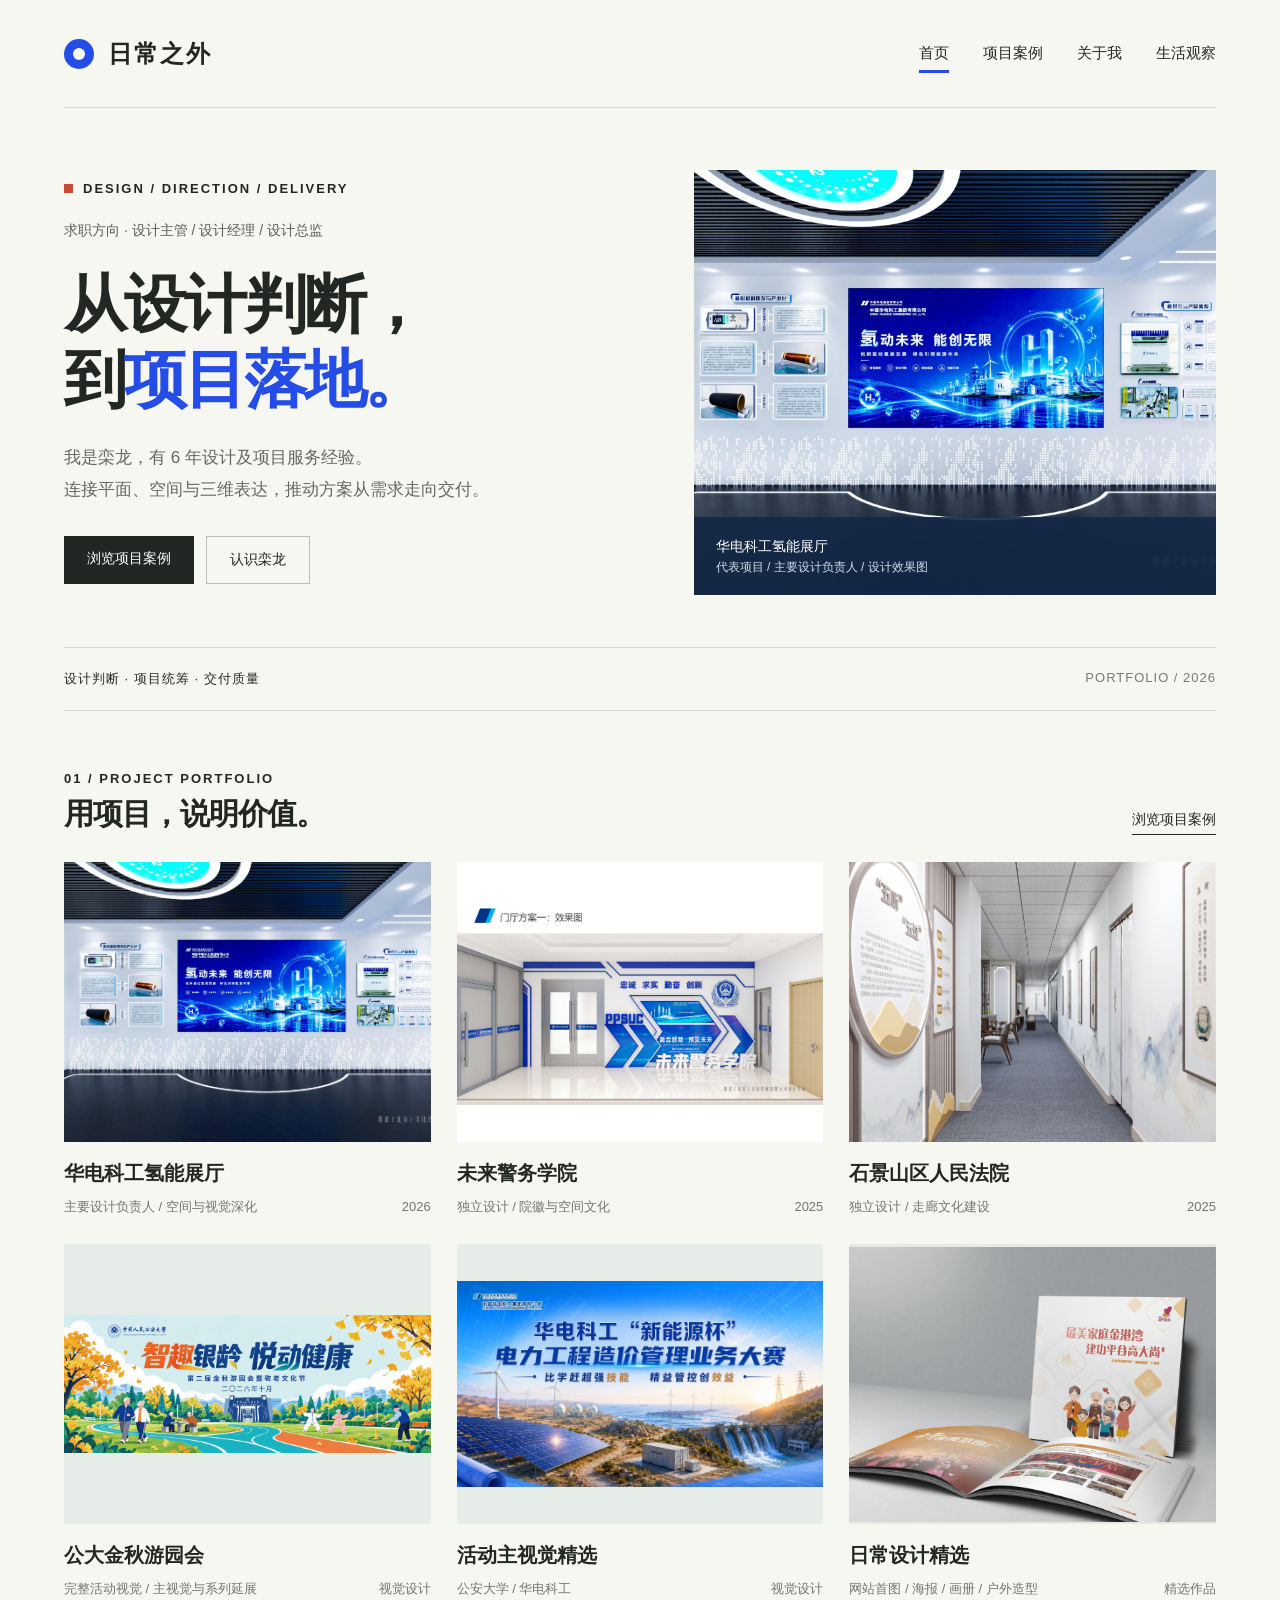
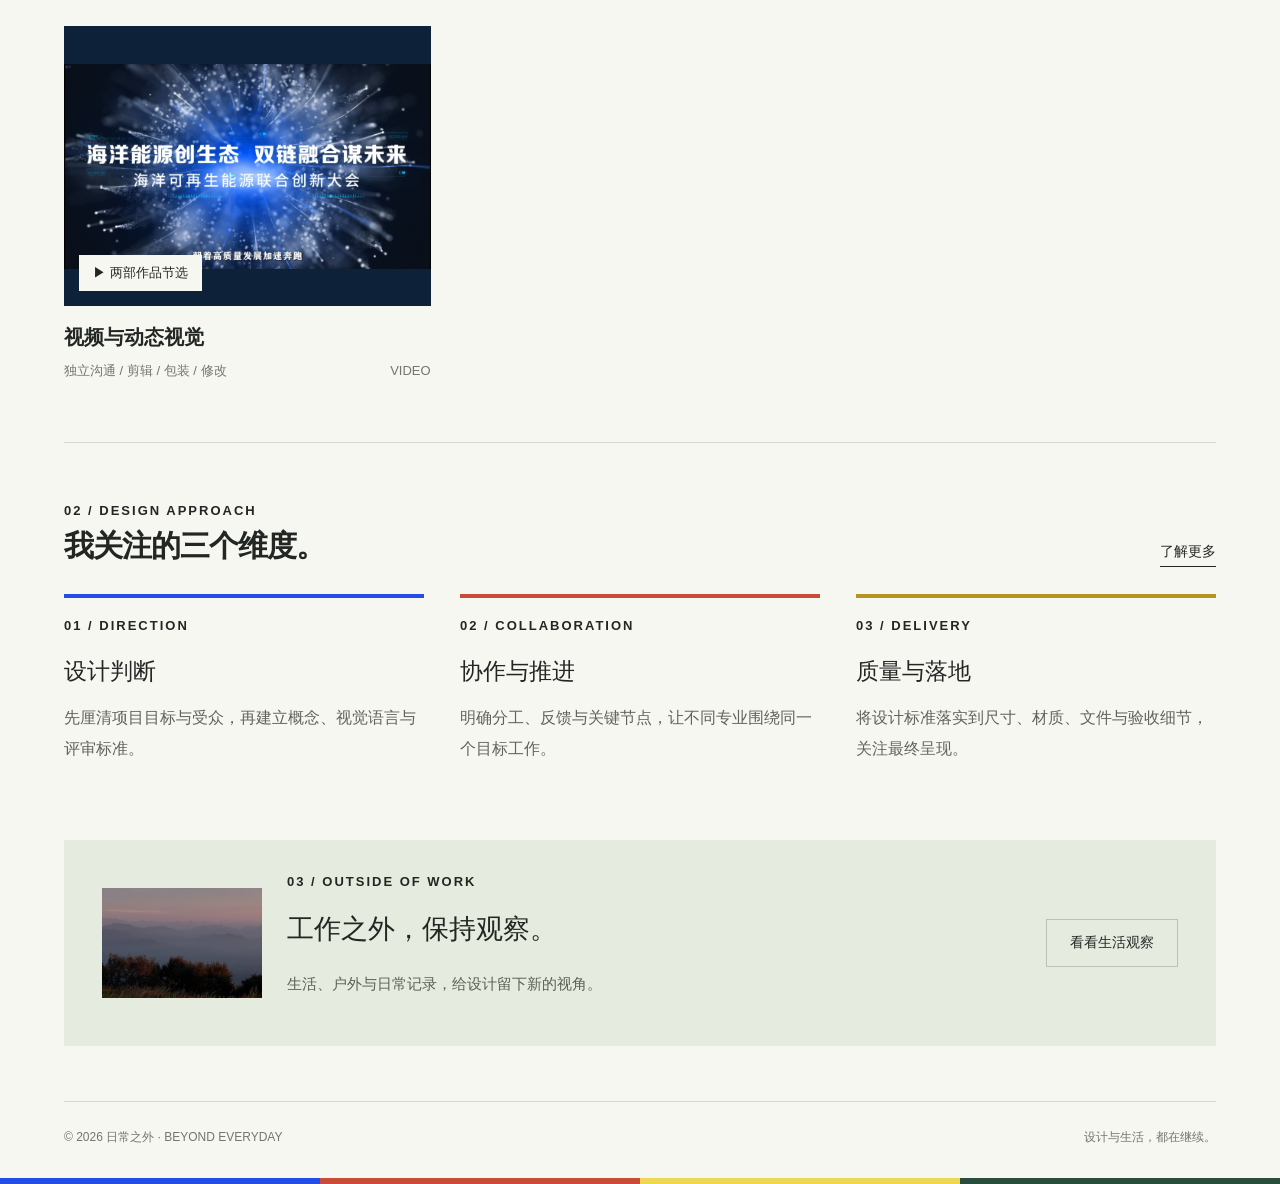
<file: index.html>
<!doctype html><html lang="zh-CN"><head><meta charset="utf-8"><meta name="viewport" content="width=device-width,initial-scale=1"><title>设计与项目 · 日常之外</title><meta name="description" content="日常之外 · 面向设计主管、设计经理与设计总监岗位的个人作品集。关注设计判断、项目统筹与交付质量。"><link rel="icon" href="/favicon.svg" type="image/svg+xml"><link rel="stylesheet" href="/style.css"></head><body><div class="wrap"><header><a class="brand" href="/" aria-label="日常之外首页"><span class="mark"></span>日常之外</a><nav aria-label="主导航"><a href="/" class="active" aria-current="page">首页</a><a href="/work/">项目案例</a><a href="/about/">关于我</a><a href="/life/">生活观察</a></nav></header><main><section class="hero"><div><div class="eyebrow"><span class="tiny-square"></span>DESIGN / DIRECTION / DELIVERY</div><div class="career-label">求职方向 · 设计主管 / 设计经理 / 设计总监</div><h1>从设计判断，<br>到<span class="blue">项目落地。</span></h1><p class="lead">我是栾龙，有 6 年设计及项目服务经验。<br>连接平面、空间与三维表达，推动方案从需求走向交付。</p><div class="hero-links"><a class="button" href="/work/">浏览项目案例</a><a class="button outline" href="/about/">认识栾龙</a></div></div><a class="hero-art featured-hero" href="/work/#case-01"><img src="/assets/huadian/hero.jpg" alt="华电科工氢能展厅设计效果图" width="2200" height="1238" fetchpriority="high"><span class="featured-label">华电科工氢能展厅<small>代表项目 / 主要设计负责人 / 设计效果图</small></span></a></section><div class="intro-strip"><span>设计判断 · 项目统筹 · 交付质量</span><span>PORTFOLIO / 2026</span></div><section class="section"><div class="section-top"><div><div class="eyebrow">01 / PROJECT PORTFOLIO</div><h2>用项目，说明价值。</h2></div><a href="/work/">浏览项目案例</a></div><div class="grid"><a class="project-link" href="/work/#case-01"><article class="card"><div class="featured-thumb"><img src="/assets/huadian/hero.jpg" alt="中国华电科工集团氢能展厅主展示面设计效果图" width="2200" height="1238" loading="lazy"></div><h3>华电科工氢能展厅</h3><div class="meta"><span>主要设计负责人 / 空间与视觉深化</span><span>2026</span></div></article></a><a class="project-link" href="/work/#case-02"><article class="card"><div class="police-card-thumb"><img src="/assets/ppsuc/entrance-render-front.png" alt="中国人民公安大学未来警务学院入口设计效果图" width="2048" height="1147" loading="lazy"></div><h3>未来警务学院</h3><div class="meta"><span>独立设计 / 院徽与空间文化</span><span>2025</span></div></article></a><a class="project-link" href="/work/#case-03"><article class="card"><div class="court-thumb"><img src="/assets/court/11.jpg" alt="石景山区人民法院走廊文化建设设计效果图" width="2048" height="1152" loading="lazy"></div><h3>石景山区人民法院</h3><div class="meta"><span>独立设计 / 走廊文化建设</span><span>2025</span></div></article></a><a class="project-link" href="/work/#case-04"><article class="card"><div class="event-thumb"><img src="/assets/events/12.jpg" alt="公大金秋游园会设计稿" loading="lazy"></div><h3>公大金秋游园会</h3><div class="meta"><span>完整活动视觉 / 主视觉与系列延展</span><span>视觉设计</span></div></article></a><a class="project-link" href="/work/#case-05"><article class="card"><div class="event-thumb"><img src="/assets/events/17.jpg" alt="活动主视觉精选设计稿" loading="lazy"></div><h3>活动主视觉精选</h3><div class="meta"><span>公安大学 / 华电科工</span><span>视觉设计</span></div></article></a><a class="project-link" href="/work/#case-06"><article class="card"><div class="daily-thumb"><img src="/assets/daily/11.jpg" alt="日常设计精选：画册设计效果图" loading="lazy"></div><h3>日常设计精选</h3><div class="meta"><span>网站首图 / 海报 / 画册 / 户外造型</span><span>精选作品</span></div></article></a><a class="project-link" href="/work/#case-07"><article class="card"><div class="video-thumb"><img src="/assets/video/poster-1.jpg" alt="视频与动态视觉作品封面" loading="lazy"><span>▶ 两部作品节选</span></div><h3>视频与动态视觉</h3><div class="meta"><span>独立沟通 / 剪辑 / 包装 / 修改</span><span>VIDEO</span></div></article></a></div></section><section class="section management-section"><div class="section-top"><div><div class="eyebrow">02 / DESIGN APPROACH</div><h2>我关注的三个维度。</h2></div><a href="/about/">了解更多</a></div><div class="method-grid"><article><span class="eyebrow">01 / DIRECTION</span><h3>设计判断</h3><p>先厘清项目目标与受众，再建立概念、视觉语言与评审标准。</p></article><article><span class="eyebrow">02 / COLLABORATION</span><h3>协作与推进</h3><p>明确分工、反馈与关键节点，让不同专业围绕同一个目标工作。</p></article><article><span class="eyebrow">03 / DELIVERY</span><h3>质量与落地</h3><p>将设计标准落实到尺寸、材质、文件与验收细节，关注最终呈现。</p></article></div></section><section class="life-compact"><img class="home-life-photo" src="/assets/life/01.jpg" alt="远山与暮色" loading="lazy"><div><span class="eyebrow">03 / OUTSIDE OF WORK</span><h2>工作之外，保持观察。</h2><p>生活、户外与日常记录，给设计留下新的视角。</p></div><a class="button outline" href="/life/">看看生活观察</a></section></main><footer><span>© 2026 日常之外 · BEYOND EVERYDAY</span><span>设计与生活，都在继续。</span></footer></div><div class="color-line" aria-hidden="true"><i></i><i></i><i></i><i></i></div></body></html>
</file>
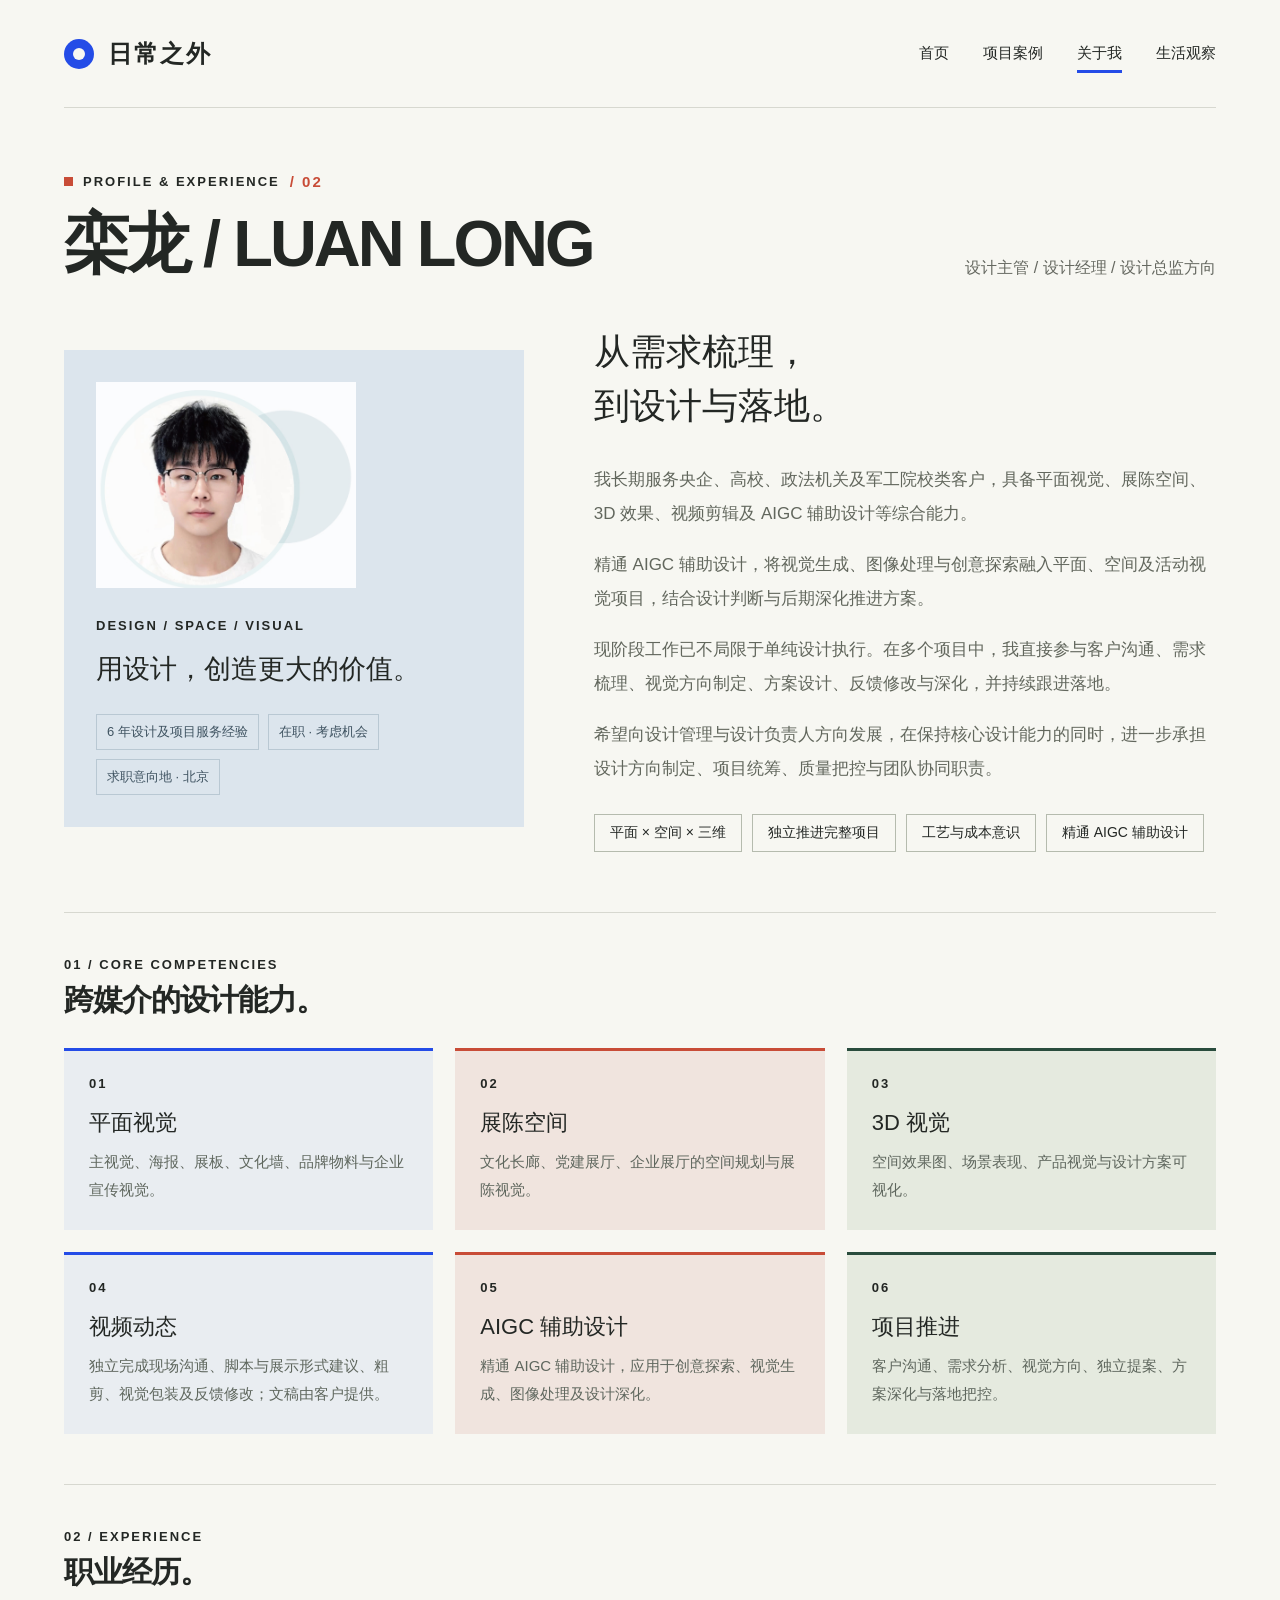
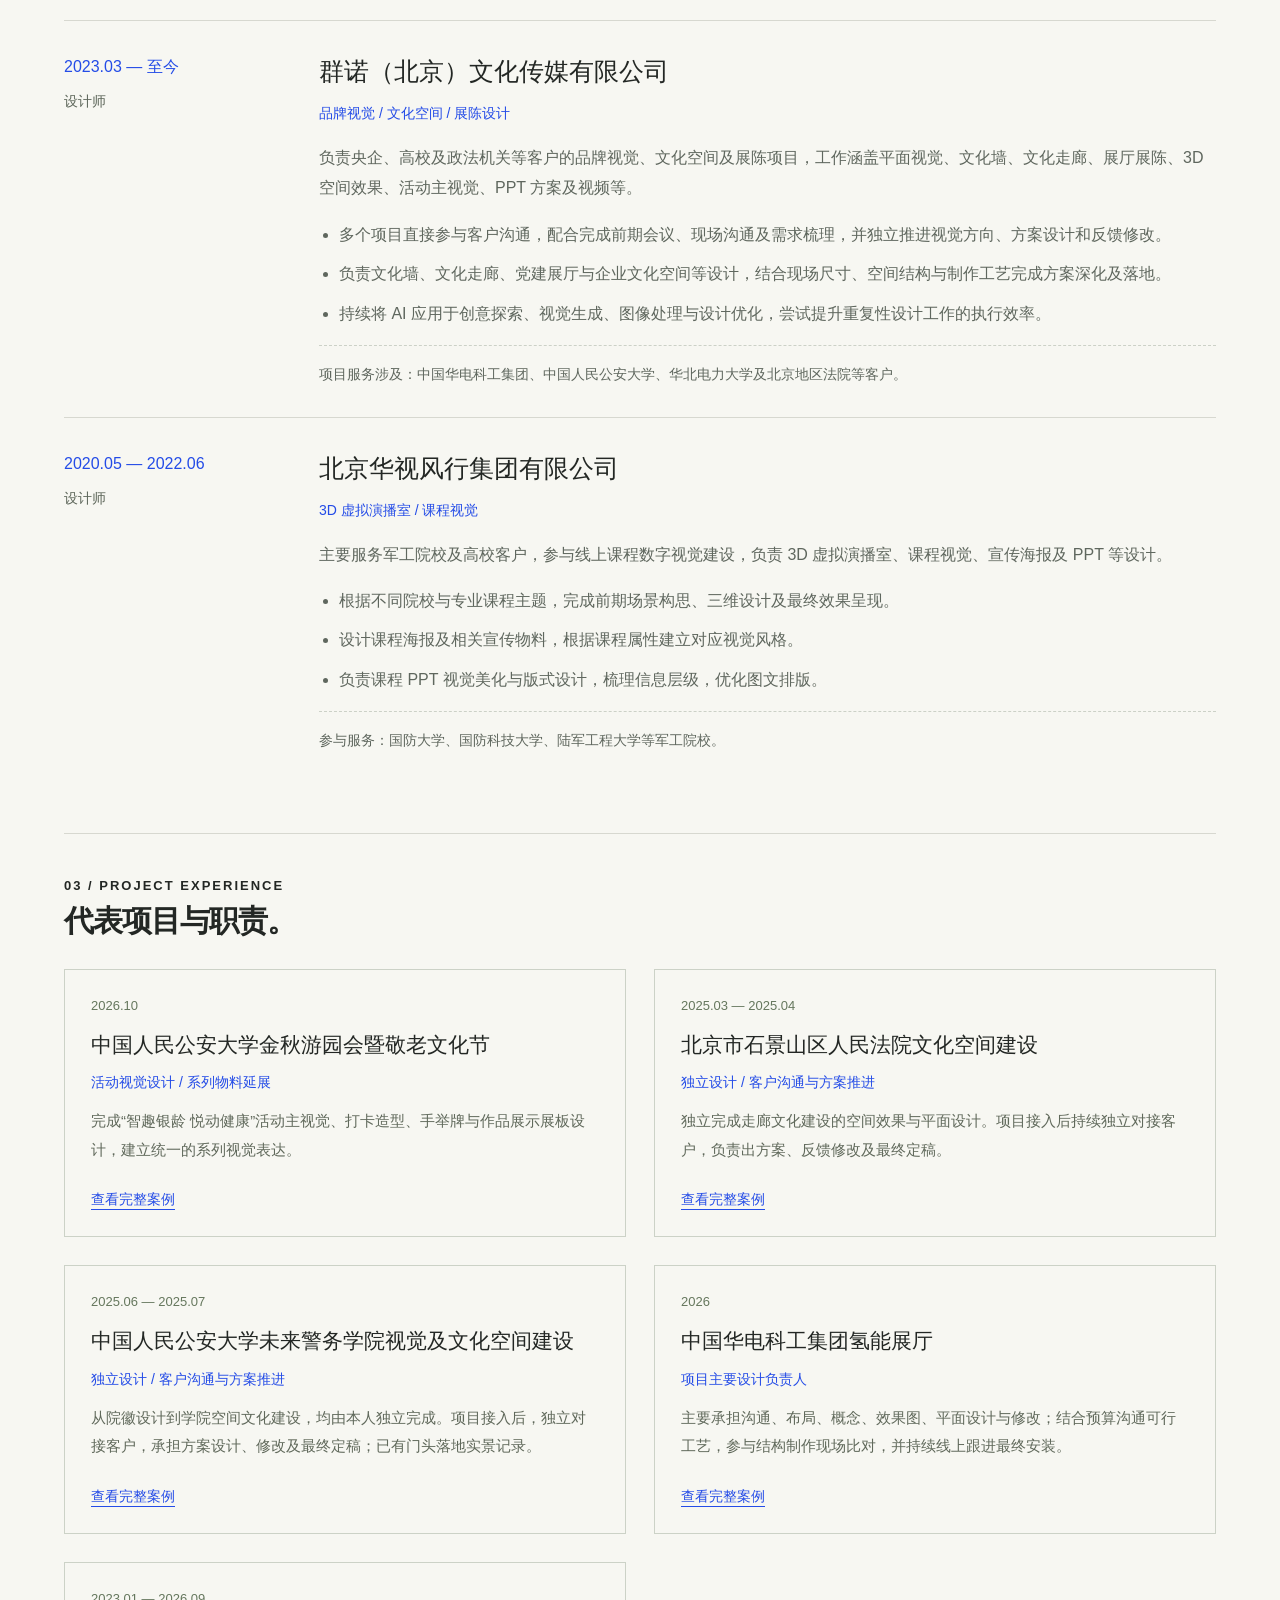
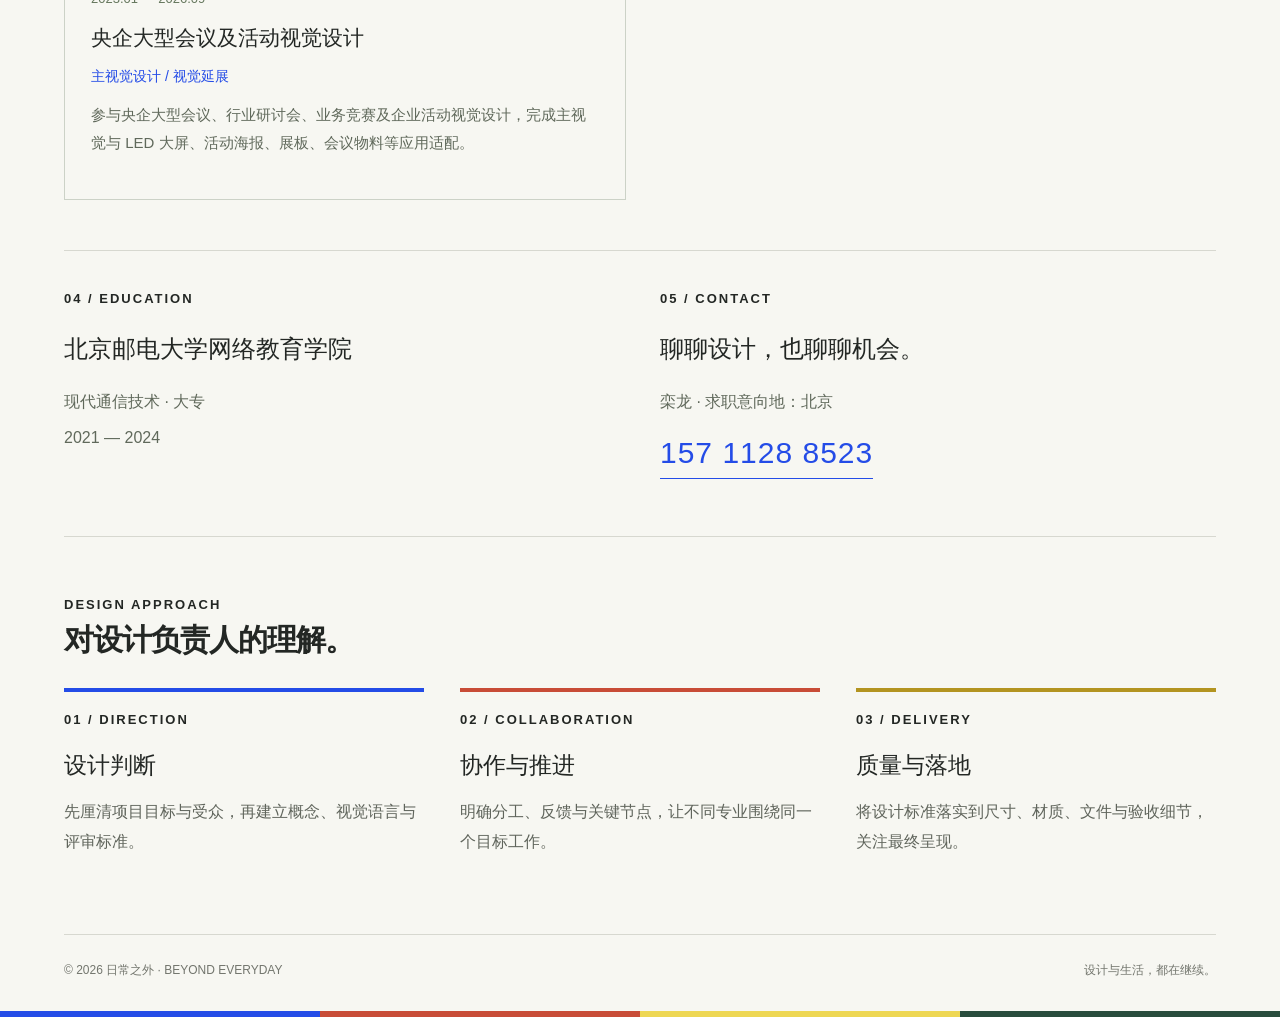
<file: about/index.html>
<!doctype html><html lang="zh-CN"><head><meta charset="utf-8"><meta name="viewport" content="width=device-width,initial-scale=1"><title>关于栾龙 · 日常之外</title><meta name="description" content="日常之外 · 面向设计主管、设计经理与设计总监岗位的个人作品集。关注设计判断、项目统筹与交付质量。"><link rel="icon" href="/favicon.svg" type="image/svg+xml"><link rel="stylesheet" href="/style.css"></head><body><div class="wrap"><header><a class="brand" href="/" aria-label="日常之外首页"><span class="mark"></span>日常之外</a><nav aria-label="主导航"><a href="/">首页</a><a href="/work/">项目案例</a><a href="/about/" class="active" aria-current="page">关于我</a><a href="/life/">生活观察</a></nav></header><main><section class="page-head"><div><div class="eyebrow"><span class="tiny-square"></span>PROFILE & EXPERIENCE <span class="serial">/ 02</span></div><h1>栾龙 / LUAN LONG</h1></div><p class="lead">设计主管 / 设计经理 / 设计总监方向</p></section><section class="resume-intro"><div class="resume-id"><img src="/assets/profile/portrait.png" alt="栾龙个人照片，摘自本人简历" width="578" height="458"><span class="eyebrow">DESIGN / SPACE / VISUAL</span><h2>用设计，创造更大的价值。</h2><div class="resume-status"><span>6 年设计及项目服务经验</span><span>在职 · 考虑机会</span><span>求职意向地 · 北京</span></div></div><div class="about-copy"><h2>从需求梳理，<br>到设计与落地。</h2><p>我长期服务央企、高校、政法机关及军工院校类客户，具备平面视觉、展陈空间、3D 效果、视频剪辑及 AIGC 辅助设计等综合能力。</p><p>精通 AIGC 辅助设计，将视觉生成、图像处理与创意探索融入平面、空间及活动视觉项目，结合设计判断与后期深化推进方案。</p><p>现阶段工作已不局限于单纯设计执行。在多个项目中，我直接参与客户沟通、需求梳理、视觉方向制定、方案设计、反馈修改与深化，并持续跟进落地。</p><p>希望向设计管理与设计负责人方向发展，在保持核心设计能力的同时，进一步承担设计方向制定、项目统筹、质量把控与团队协同职责。</p><div class="tags"><span>平面 × 空间 × 三维</span><span>独立推进完整项目</span><span>工艺与成本意识</span><span>精通 AIGC 辅助设计</span></div></div></section><section class="resume-section"><div class="section-top"><div><span class="eyebrow">01 / CORE COMPETENCIES</span><h2>跨媒介的设计能力。</h2></div></div><div class="skills-grid"><article><span class="eyebrow">01</span><h3>平面视觉</h3><p>主视觉、海报、展板、文化墙、品牌物料与企业宣传视觉。</p></article><article><span class="eyebrow">02</span><h3>展陈空间</h3><p>文化长廊、党建展厅、企业展厅的空间规划与展陈视觉。</p></article><article><span class="eyebrow">03</span><h3>3D 视觉</h3><p>空间效果图、场景表现、产品视觉与设计方案可视化。</p></article><article><span class="eyebrow">04</span><h3>视频动态</h3><p>独立完成现场沟通、脚本与展示形式建议、粗剪、视觉包装及反馈修改；文稿由客户提供。</p></article><article><span class="eyebrow">05</span><h3>AIGC 辅助设计</h3><p>精通 AIGC 辅助设计，应用于创意探索、视觉生成、图像处理及设计深化。</p></article><article><span class="eyebrow">06</span><h3>项目推进</h3><p>客户沟通、需求分析、视觉方向、独立提案、方案深化与落地把控。</p></article></div></section><section class="resume-section"><div class="section-top"><div><span class="eyebrow">02 / EXPERIENCE</span><h2>职业经历。</h2></div></div><article class="career-row"><div class="career-date">2023.03 — 至今<span>设计师</span></div><div><h3>群诺（北京）文化传媒有限公司</h3><p class="career-focus">品牌视觉 / 文化空间 / 展陈设计</p><p>负责央企、高校及政法机关等客户的品牌视觉、文化空间及展陈项目，工作涵盖平面视觉、文化墙、文化走廊、展厅展陈、3D 空间效果、活动主视觉、PPT 方案及视频等。</p><ul><li>多个项目直接参与客户沟通，配合完成前期会议、现场沟通及需求梳理，并独立推进视觉方向、方案设计和反馈修改。</li><li>负责文化墙、文化走廊、党建展厅与企业文化空间等设计，结合现场尺寸、空间结构与制作工艺完成方案深化及落地。</li><li>持续将 AI 应用于创意探索、视觉生成、图像处理与设计优化，尝试提升重复性设计工作的执行效率。</li></ul><p class="client-line">项目服务涉及：中国华电科工集团、中国人民公安大学、华北电力大学及北京地区法院等客户。</p></div></article><article class="career-row"><div class="career-date">2020.05 — 2022.06<span>设计师</span></div><div><h3>北京华视风行集团有限公司</h3><p class="career-focus">3D 虚拟演播室 / 课程视觉</p><p>主要服务军工院校及高校客户，参与线上课程数字视觉建设，负责 3D 虚拟演播室、课程视觉、宣传海报及 PPT 等设计。</p><ul><li>根据不同院校与专业课程主题，完成前期场景构思、三维设计及最终效果呈现。</li><li>设计课程海报及相关宣传物料，根据课程属性建立对应视觉风格。</li><li>负责课程 PPT 视觉美化与版式设计，梳理信息层级，优化图文排版。</li></ul><p class="client-line">参与服务：国防大学、国防科技大学、陆军工程大学等军工院校。</p></div></article></section><section class="resume-section"><div class="section-top"><div><span class="eyebrow">03 / PROJECT EXPERIENCE</span><h2>代表项目与职责。</h2></div></div><div class="project-records"><article><span class="record-date">2026.10</span><h3>中国人民公安大学金秋游园会暨敬老文化节</h3><span class="record-role">活动视觉设计 / 系列物料延展</span><p>完成“智趣银龄 悦动健康”活动主视觉、打卡造型、手举牌与作品展示展板设计，建立统一的系列视觉表达。</p><a class="profile-case-link" href="/work/#case-04">查看完整案例</a></article><article><span class="record-date">2025.03 — 2025.04</span><h3>北京市石景山区人民法院文化空间建设</h3><span class="record-role">独立设计 / 客户沟通与方案推进</span><p>独立完成走廊文化建设的空间效果与平面设计。项目接入后持续独立对接客户，负责出方案、反馈修改及最终定稿。</p><a class="profile-case-link" href="/work/#case-03">查看完整案例</a></article><article><span class="record-date">2025.06 — 2025.07</span><h3>中国人民公安大学未来警务学院视觉及文化空间建设</h3><span class="record-role">独立设计 / 客户沟通与方案推进</span><p>从院徽设计到学院空间文化建设，均由本人独立完成。项目接入后，独立对接客户，承担方案设计、修改及最终定稿；已有门头落地实景记录。</p><a class="profile-case-link" href="/work/#case-02">查看完整案例</a></article><article><span class="record-date">2026</span><h3>中国华电科工集团氢能展厅</h3><span class="record-role">项目主要设计负责人</span><p>主要承担沟通、布局、概念、效果图、平面设计与修改；结合预算沟通可行工艺，参与结构制作现场比对，并持续线上跟进最终安装。</p><a class="profile-case-link" href="/work/#case-01">查看完整案例</a></article><article><span class="record-date">2023.01 — 2026.09</span><h3>央企大型会议及活动视觉设计</h3><span class="record-role">主视觉设计 / 视觉延展</span><p>参与央企大型会议、行业研讨会、业务竞赛及企业活动视觉设计，完成主视觉与 LED 大屏、活动海报、展板、会议物料等应用适配。</p></article></div></section><section class="education-contact"><div><span class="eyebrow">04 / EDUCATION</span><h3>北京邮电大学网络教育学院</h3><p>现代通信技术 · 大专</p><p>2021 — 2024</p></div><div id="contact"><span class="eyebrow">05 / CONTACT</span><h3>聊聊设计，也聊聊机会。</h3><p>栾龙 · 求职意向地：北京</p><a class="phone-link" href="tel:15711288523">157 1128 8523</a></div></section><section class="section management-section"><div class="section-top"><div><div class="eyebrow">DESIGN APPROACH</div><h2>对设计负责人的理解。</h2></div></div><div class="method-grid"><article><span class="eyebrow">01 / DIRECTION</span><h3>设计判断</h3><p>先厘清项目目标与受众，再建立概念、视觉语言与评审标准。</p></article><article><span class="eyebrow">02 / COLLABORATION</span><h3>协作与推进</h3><p>明确分工、反馈与关键节点，让不同专业围绕同一个目标工作。</p></article><article><span class="eyebrow">03 / DELIVERY</span><h3>质量与落地</h3><p>将设计标准落实到尺寸、材质、文件与验收细节，关注最终呈现。</p></article></div></section></main><footer><span>© 2026 日常之外 · BEYOND EVERYDAY</span><span>设计与生活，都在继续。</span></footer></div><div class="color-line" aria-hidden="true"><i></i><i></i><i></i><i></i></div></body></html>
</file>
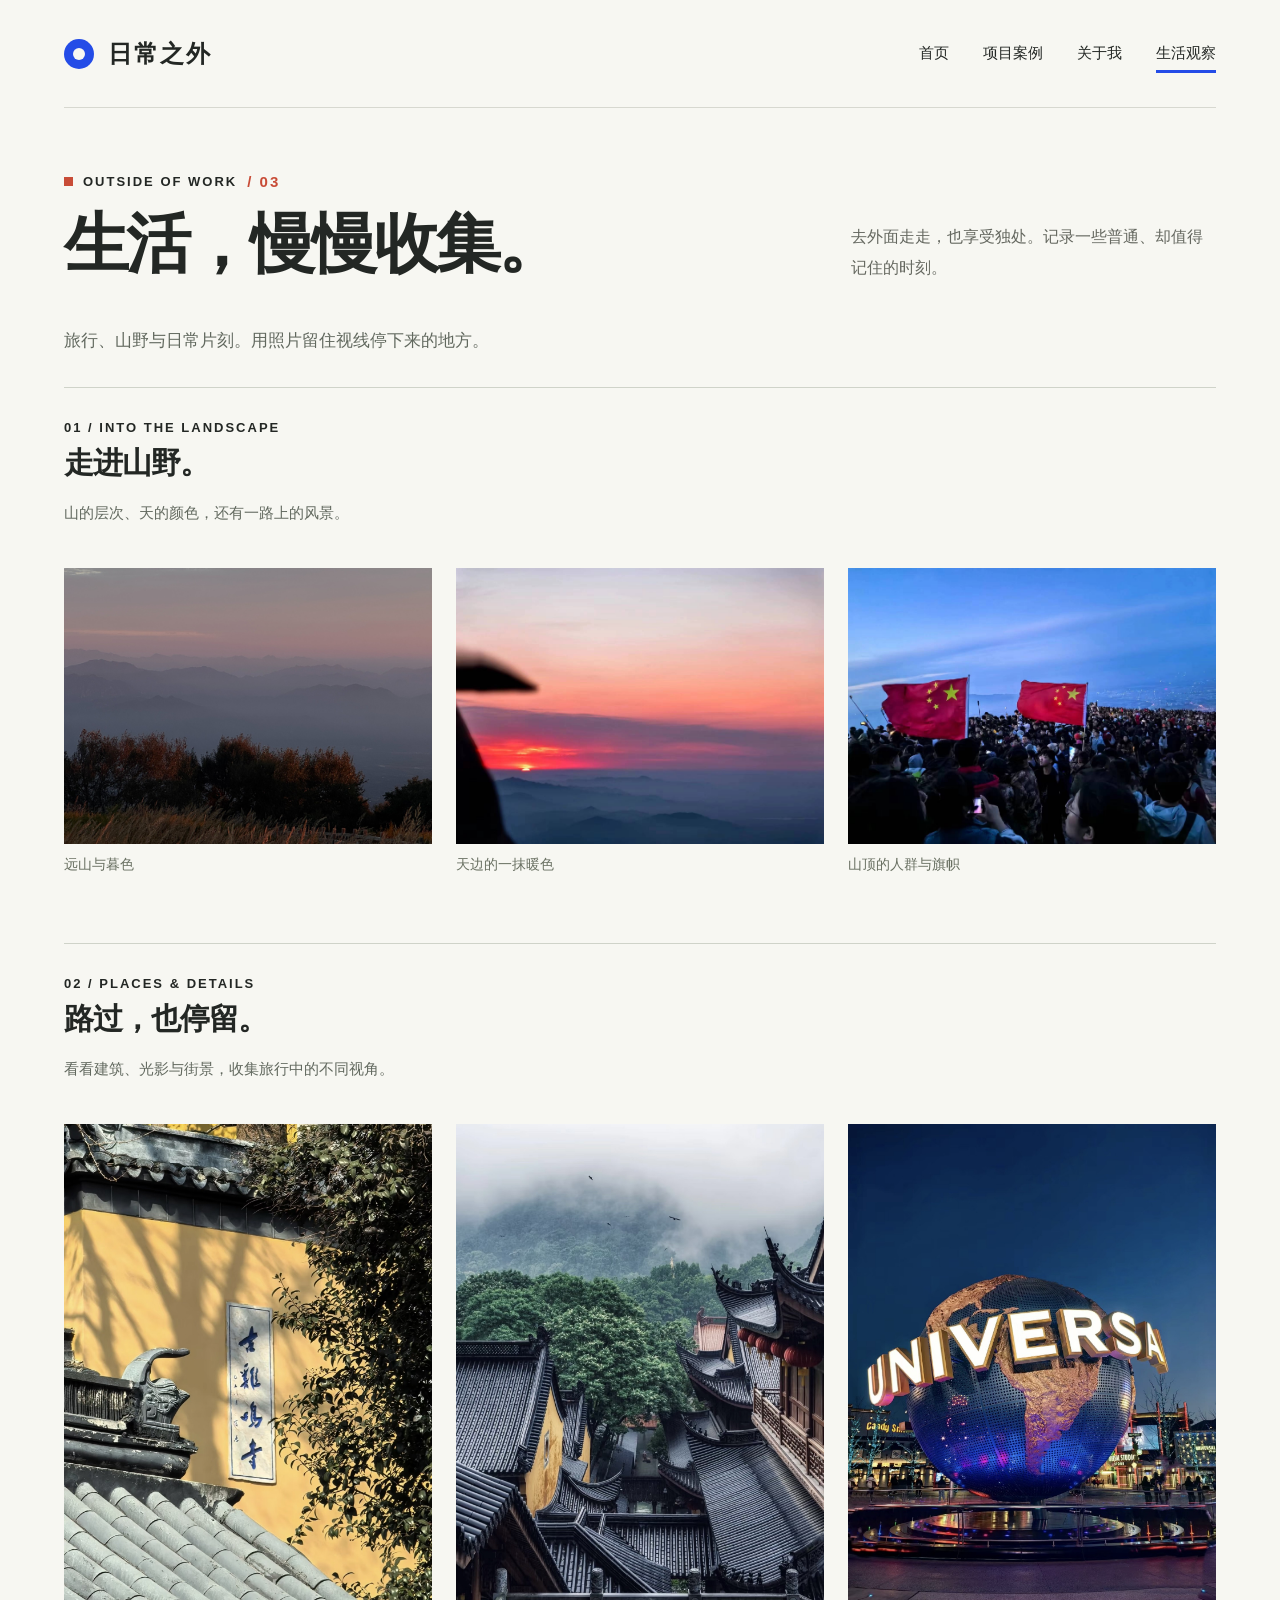
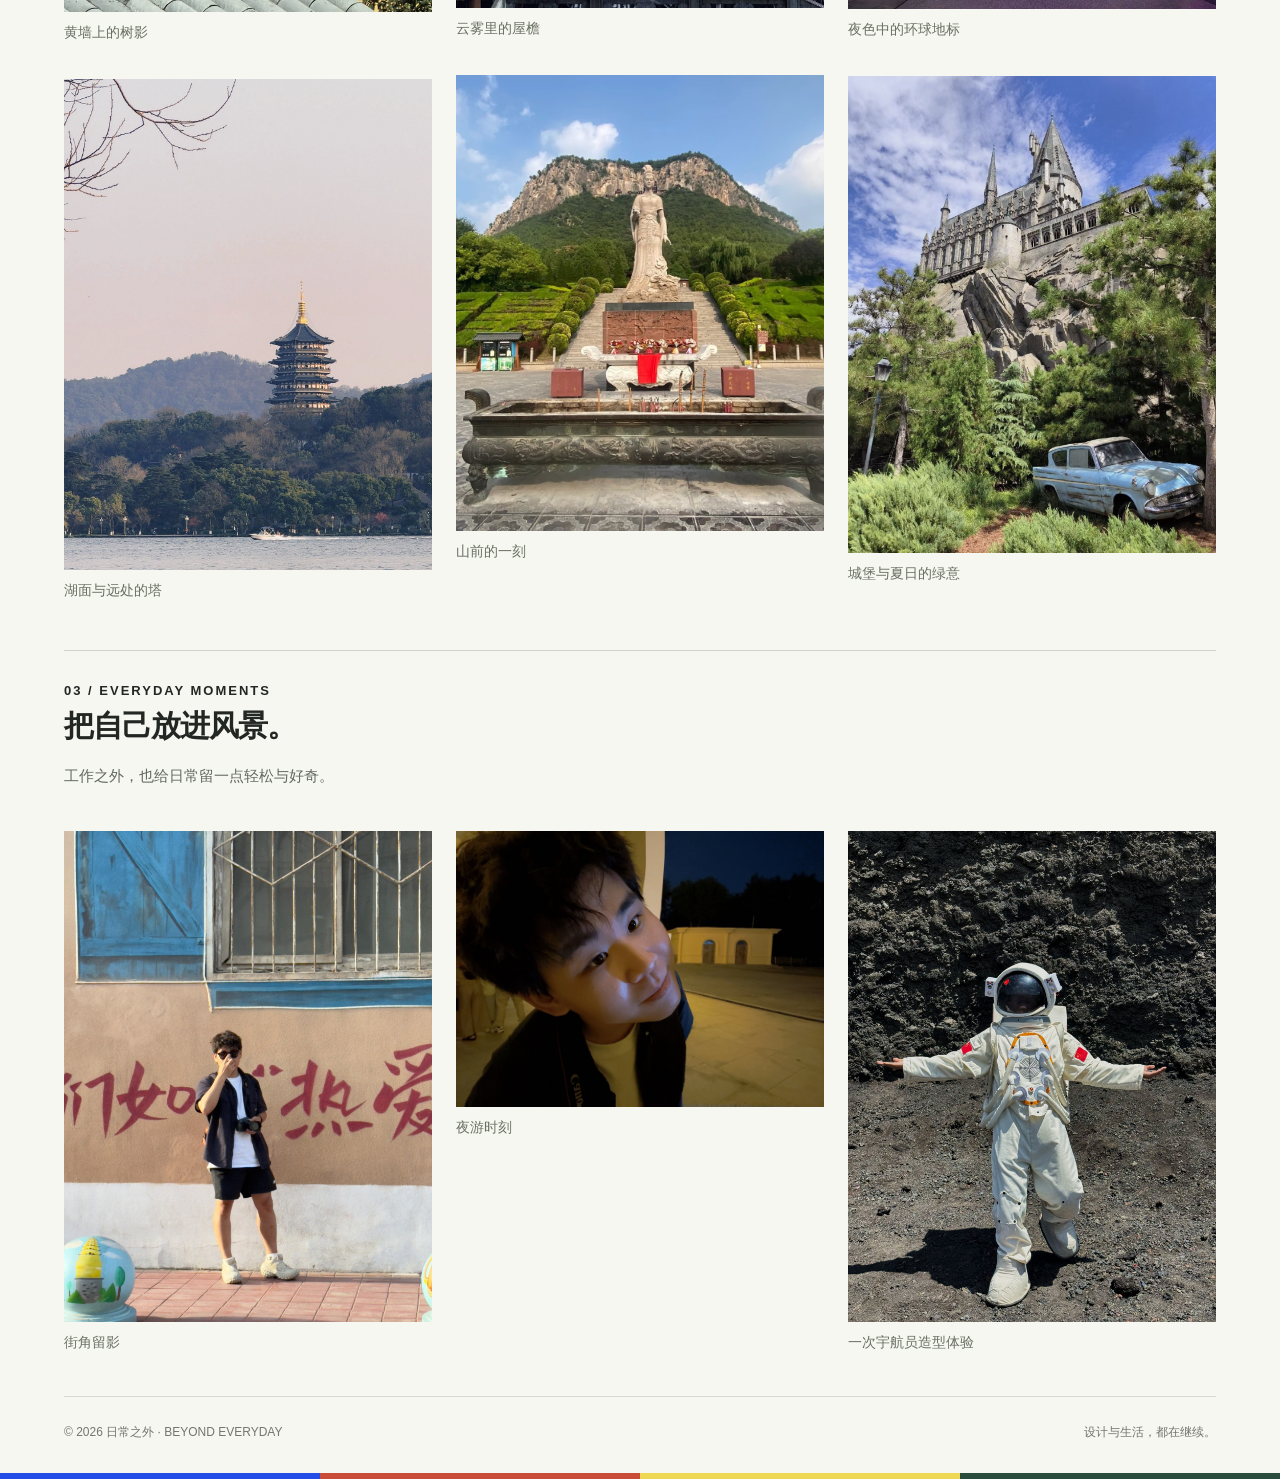
<file: life/index.html>
<!doctype html><html lang="zh-CN"><head><meta charset="utf-8"><meta name="viewport" content="width=device-width,initial-scale=1"><title>生活观察 · 日常之外</title><meta name="description" content="日常之外 · 面向设计主管、设计经理与设计总监岗位的个人作品集。关注设计判断、项目统筹与交付质量。"><link rel="icon" href="/favicon.svg" type="image/svg+xml"><link rel="stylesheet" href="/style.css"></head><body><div class="wrap"><header><a class="brand" href="/" aria-label="日常之外首页"><span class="mark"></span>日常之外</a><nav aria-label="主导航"><a href="/">首页</a><a href="/work/">项目案例</a><a href="/about/">关于我</a><a href="/life/" class="active" aria-current="page">生活观察</a></nav></header><main><section class="page-head"><div><div class="eyebrow"><span class="tiny-square"></span>OUTSIDE OF WORK <span class="serial">/ 03</span></div><h1>生活，慢慢收集。</h1></div><p class="lead">去外面走走，也享受独处。记录一些普通、却值得记住的时刻。</p></section><p class="life-intro">旅行、山野与日常片刻。用照片留住视线停下来的地方。</p><section class="life-chapter"><div class="section-top"><div><span class="eyebrow">01 / INTO THE LANDSCAPE</span><h2>走进山野。</h2><p>山的层次、天的颜色，还有一路上的风景。</p></div></div><div class="life-photo-grid"><figure class="life-photo"><a href="/assets/life/01.jpg" target="_blank" rel="noopener" aria-label="查看大图：远山与暮色"><img src="/assets/life/01.jpg" width="1920" height="1440" alt="远山与暮色" loading="lazy"></a><figcaption>远山与暮色</figcaption></figure><figure class="life-photo"><a href="/assets/life/12.jpg" target="_blank" rel="noopener" aria-label="查看大图：天边的一抹暖色"><img src="/assets/life/12.jpg" width="1706" height="1279" alt="天边的一抹暖色" loading="lazy"></a><figcaption>天边的一抹暖色</figcaption></figure><figure class="life-photo"><a href="/assets/life/11.jpg" target="_blank" rel="noopener" aria-label="查看大图：山顶的人群与旗帜"><img src="/assets/life/11.jpg" width="1706" height="1279" alt="山顶的人群与旗帜" loading="lazy"></a><figcaption>山顶的人群与旗帜</figcaption></figure></div></section><section class="life-chapter"><div class="section-top"><div><span class="eyebrow">02 / PLACES & DETAILS</span><h2>路过，也停留。</h2><p>看看建筑、光影与街景，收集旅行中的不同视角。</p></div></div><div class="life-photo-grid"><figure class="life-photo"><a href="/assets/life/04.jpg" target="_blank" rel="noopener" aria-label="查看大图：黄墙上的树影"><img src="/assets/life/04.jpg" width="1290" height="1711" alt="黄墙上的树影" loading="lazy"></a><figcaption>黄墙上的树影</figcaption></figure><figure class="life-photo"><a href="/assets/life/05.jpg" target="_blank" rel="noopener" aria-label="查看大图：湖面与远处的塔"><img src="/assets/life/05.jpg" width="1180" height="1572" alt="湖面与远处的塔" loading="lazy"></a><figcaption>湖面与远处的塔</figcaption></figure><figure class="life-photo"><a href="/assets/life/06.jpg" target="_blank" rel="noopener" aria-label="查看大图：云雾里的屋檐"><img src="/assets/life/06.jpg" width="1290" height="1696" alt="云雾里的屋檐" loading="lazy"></a><figcaption>云雾里的屋檐</figcaption></figure><figure class="life-photo"><a href="/assets/life/07.jpg" target="_blank" rel="noopener" aria-label="查看大图：山前的一刻"><img src="/assets/life/07.jpg" width="966" height="1197" alt="山前的一刻" loading="lazy"></a><figcaption>山前的一刻</figcaption></figure><figure class="life-photo"><a href="/assets/life/08.jpg" target="_blank" rel="noopener" aria-label="查看大图：夜色中的环球地标"><img src="/assets/life/08.jpg" width="1287" height="1695" alt="夜色中的环球地标" loading="lazy"></a><figcaption>夜色中的环球地标</figcaption></figure><figure class="life-photo"><a href="/assets/life/09.jpg" target="_blank" rel="noopener" aria-label="查看大图：城堡与夏日的绿意"><img src="/assets/life/09.jpg" width="1290" height="1674" alt="城堡与夏日的绿意" loading="lazy"></a><figcaption>城堡与夏日的绿意</figcaption></figure></div></section><section class="life-chapter"><div class="section-top"><div><span class="eyebrow">03 / EVERYDAY MOMENTS</span><h2>把自己放进风景。</h2><p>工作之外，也给日常留一点轻松与好奇。</p></div></div><div class="life-photo-grid"><figure class="life-photo"><a href="/assets/life/02.jpg" target="_blank" rel="noopener" aria-label="查看大图：街角留影"><img src="/assets/life/02.jpg" width="1440" height="1920" alt="街角留影" loading="lazy"></a><figcaption>街角留影</figcaption></figure><figure class="life-photo"><a href="/assets/life/03.jpg" target="_blank" rel="noopener" aria-label="查看大图：夜游时刻"><img src="/assets/life/03.jpg" width="1720" height="1290" alt="夜游时刻" loading="lazy"></a><figcaption>夜游时刻</figcaption></figure><figure class="life-photo"><a href="/assets/life/10.jpg" target="_blank" rel="noopener" aria-label="查看大图：一次宇航员造型体验"><img src="/assets/life/10.jpg" width="1440" height="1920" alt="一次宇航员造型体验" loading="lazy"></a><figcaption>一次宇航员造型体验</figcaption></figure></div></section></main><footer><span>© 2026 日常之外 · BEYOND EVERYDAY</span><span>设计与生活，都在继续。</span></footer></div><div class="color-line" aria-hidden="true"><i></i><i></i><i></i><i></i></div></body></html>
</file>
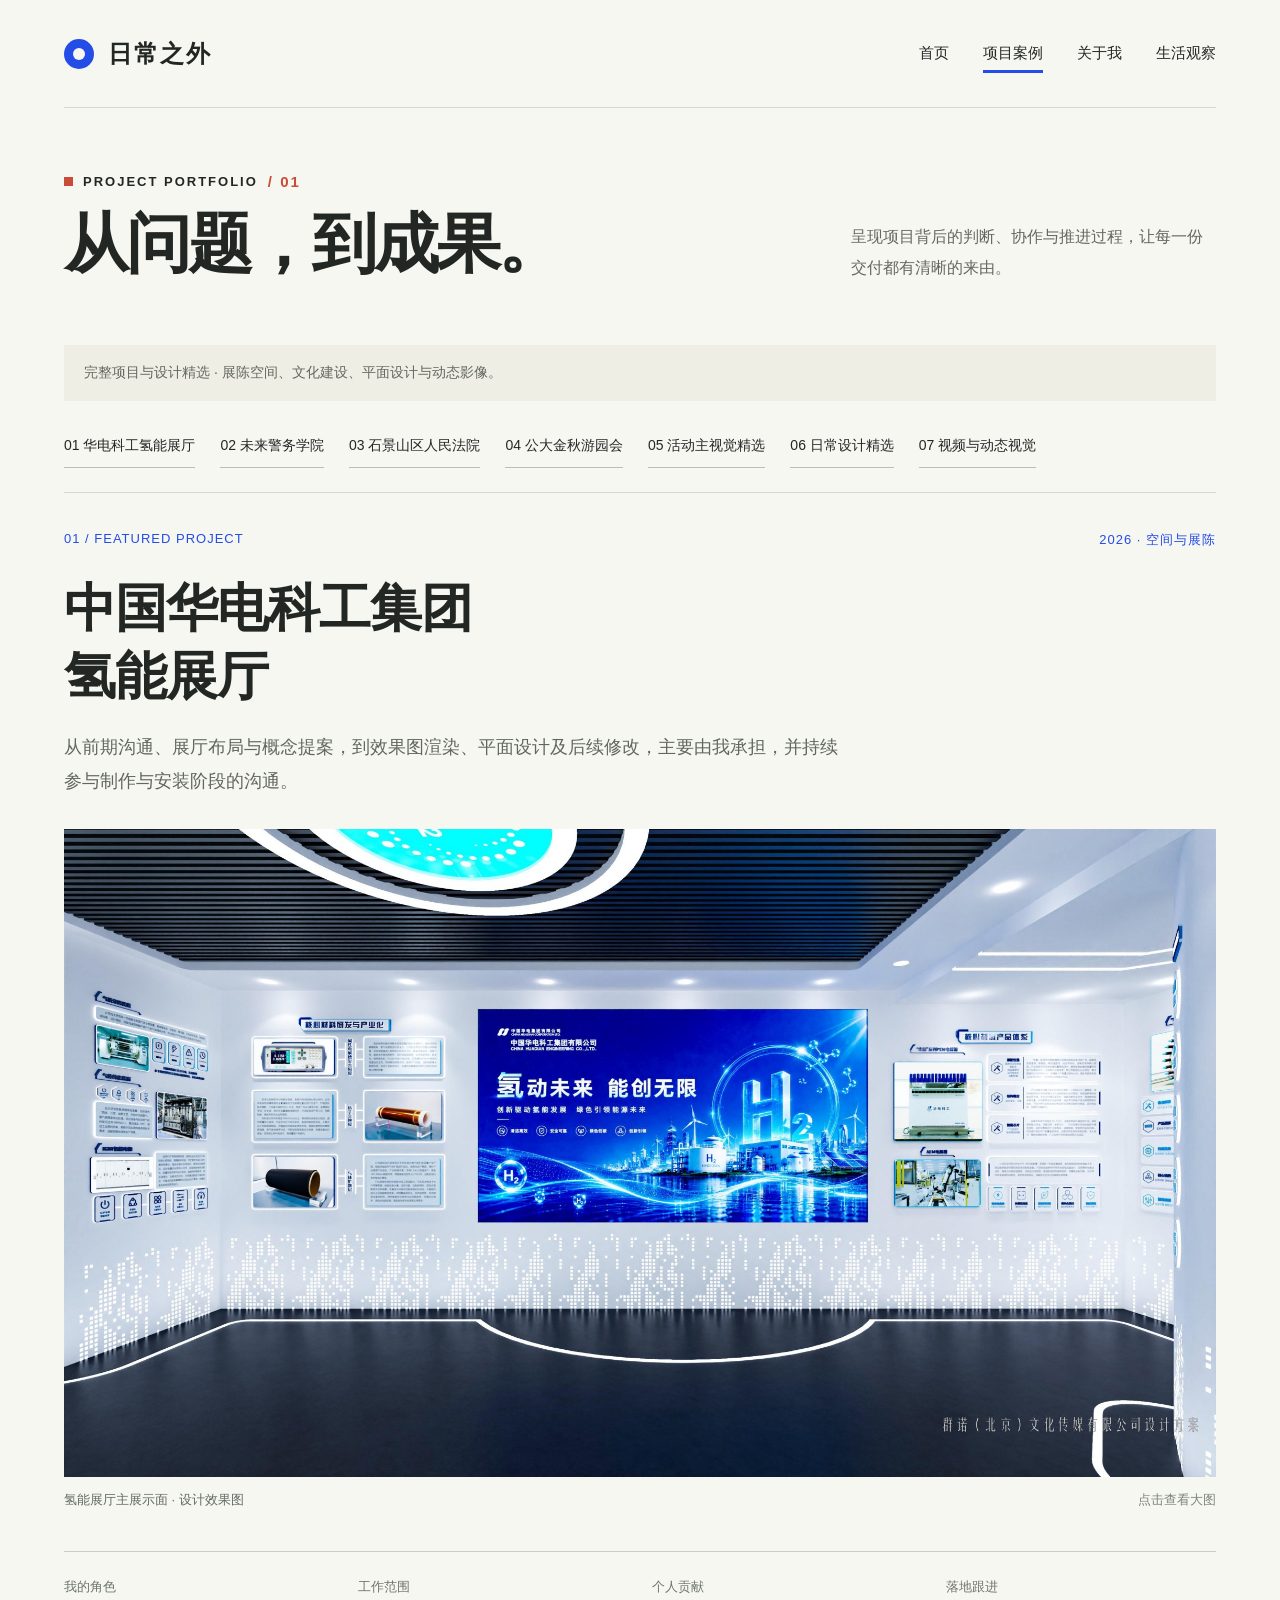
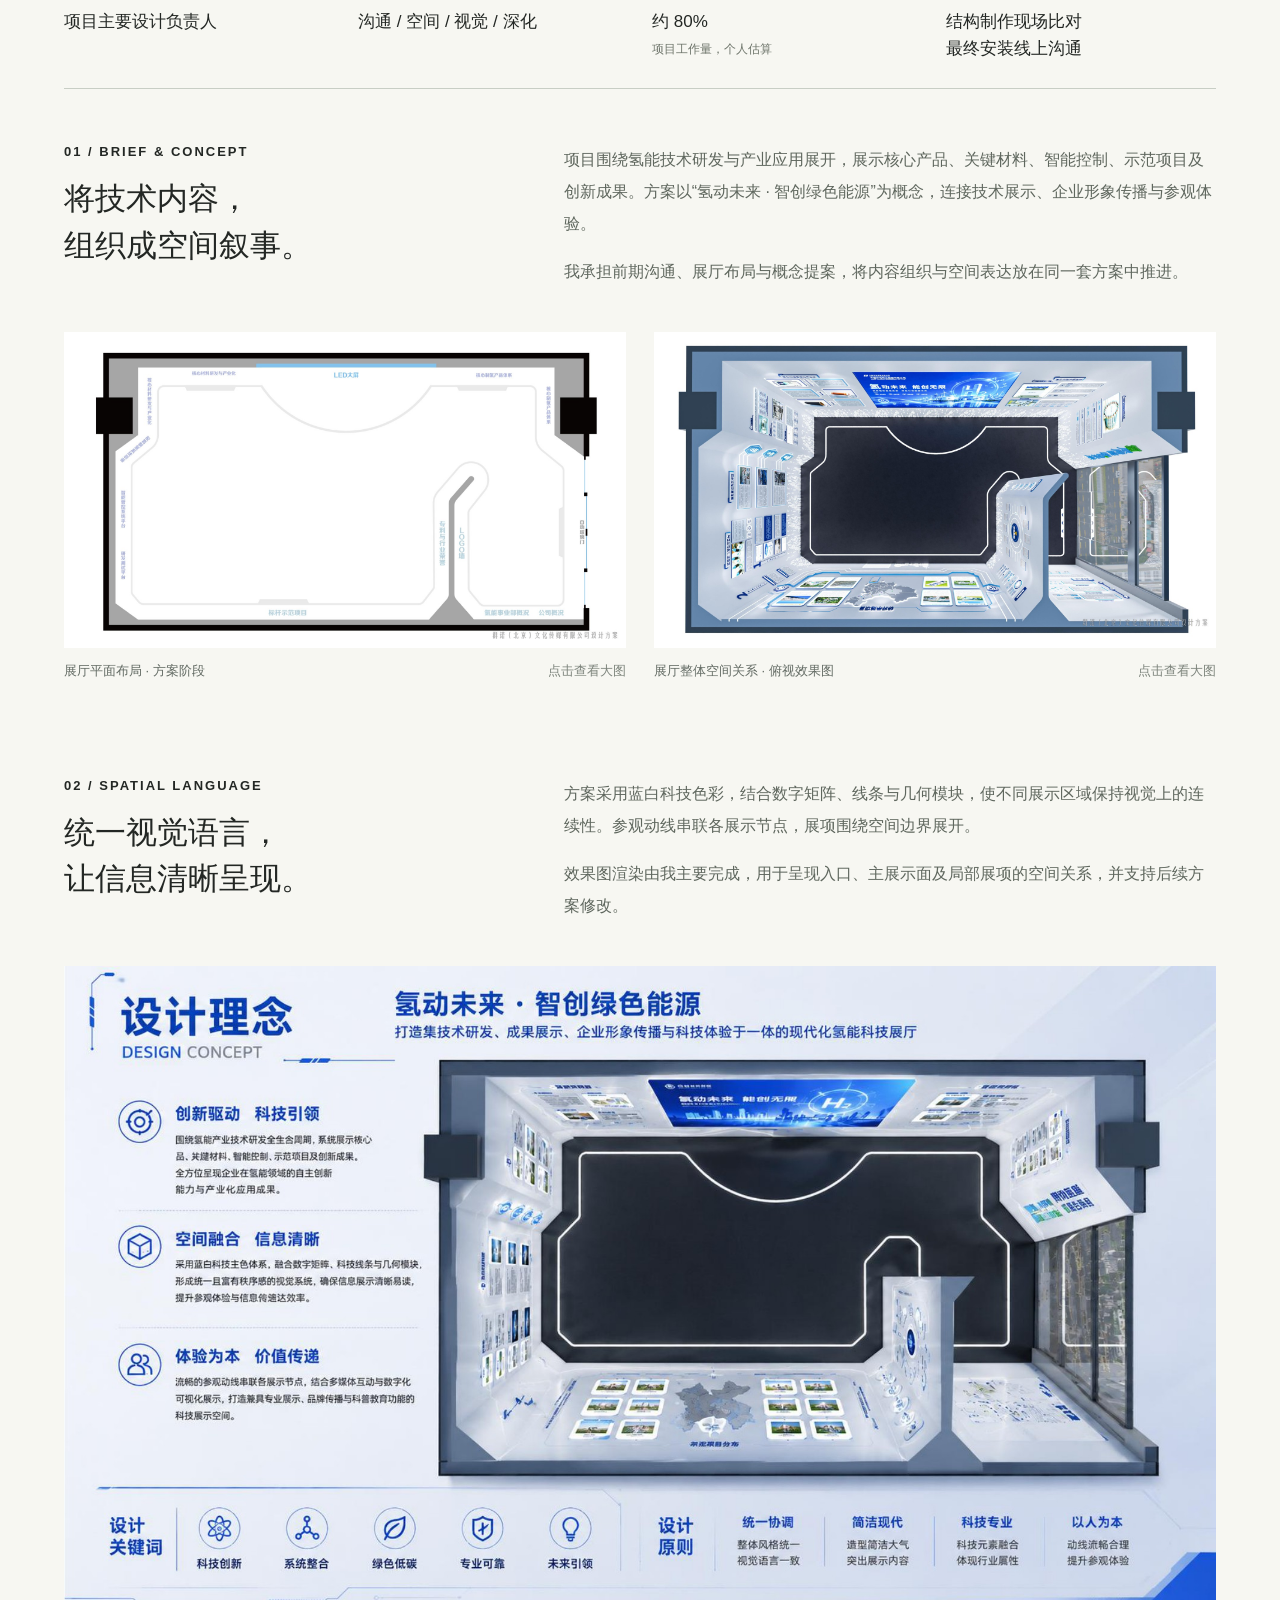
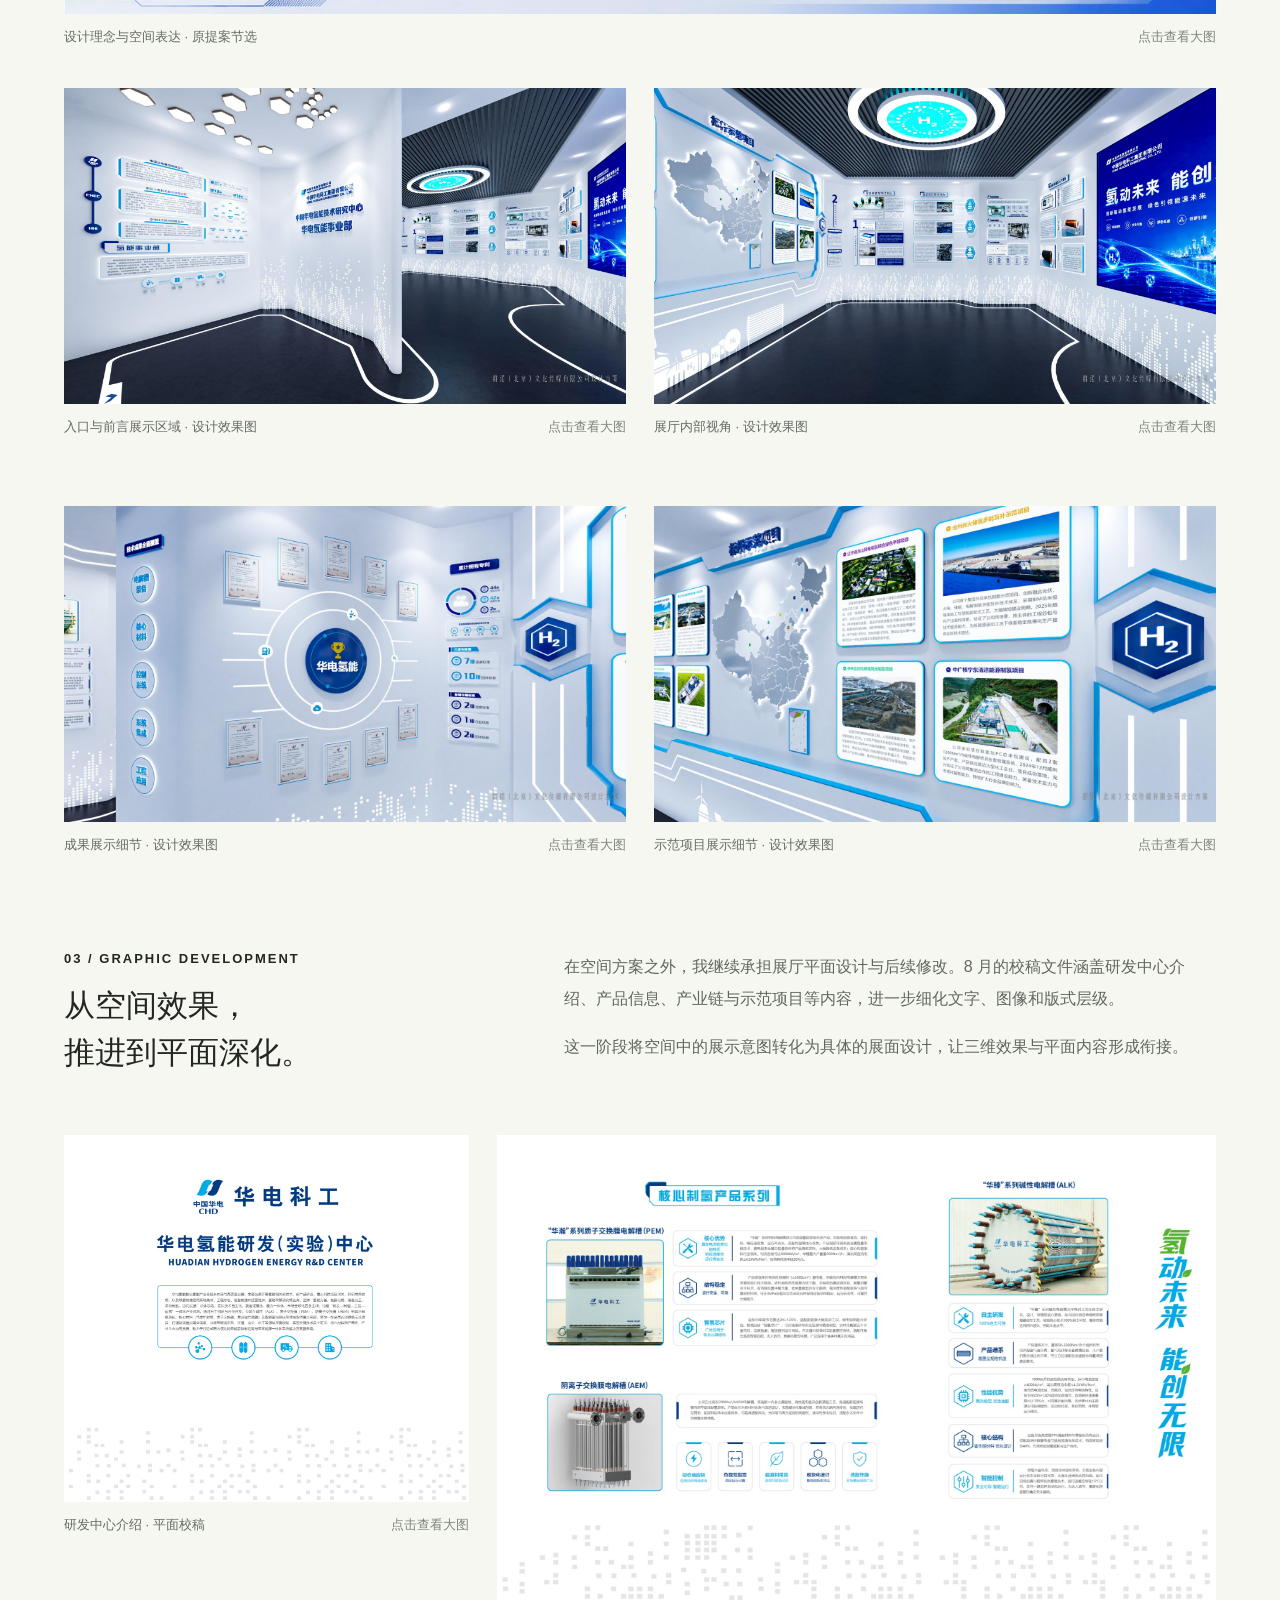
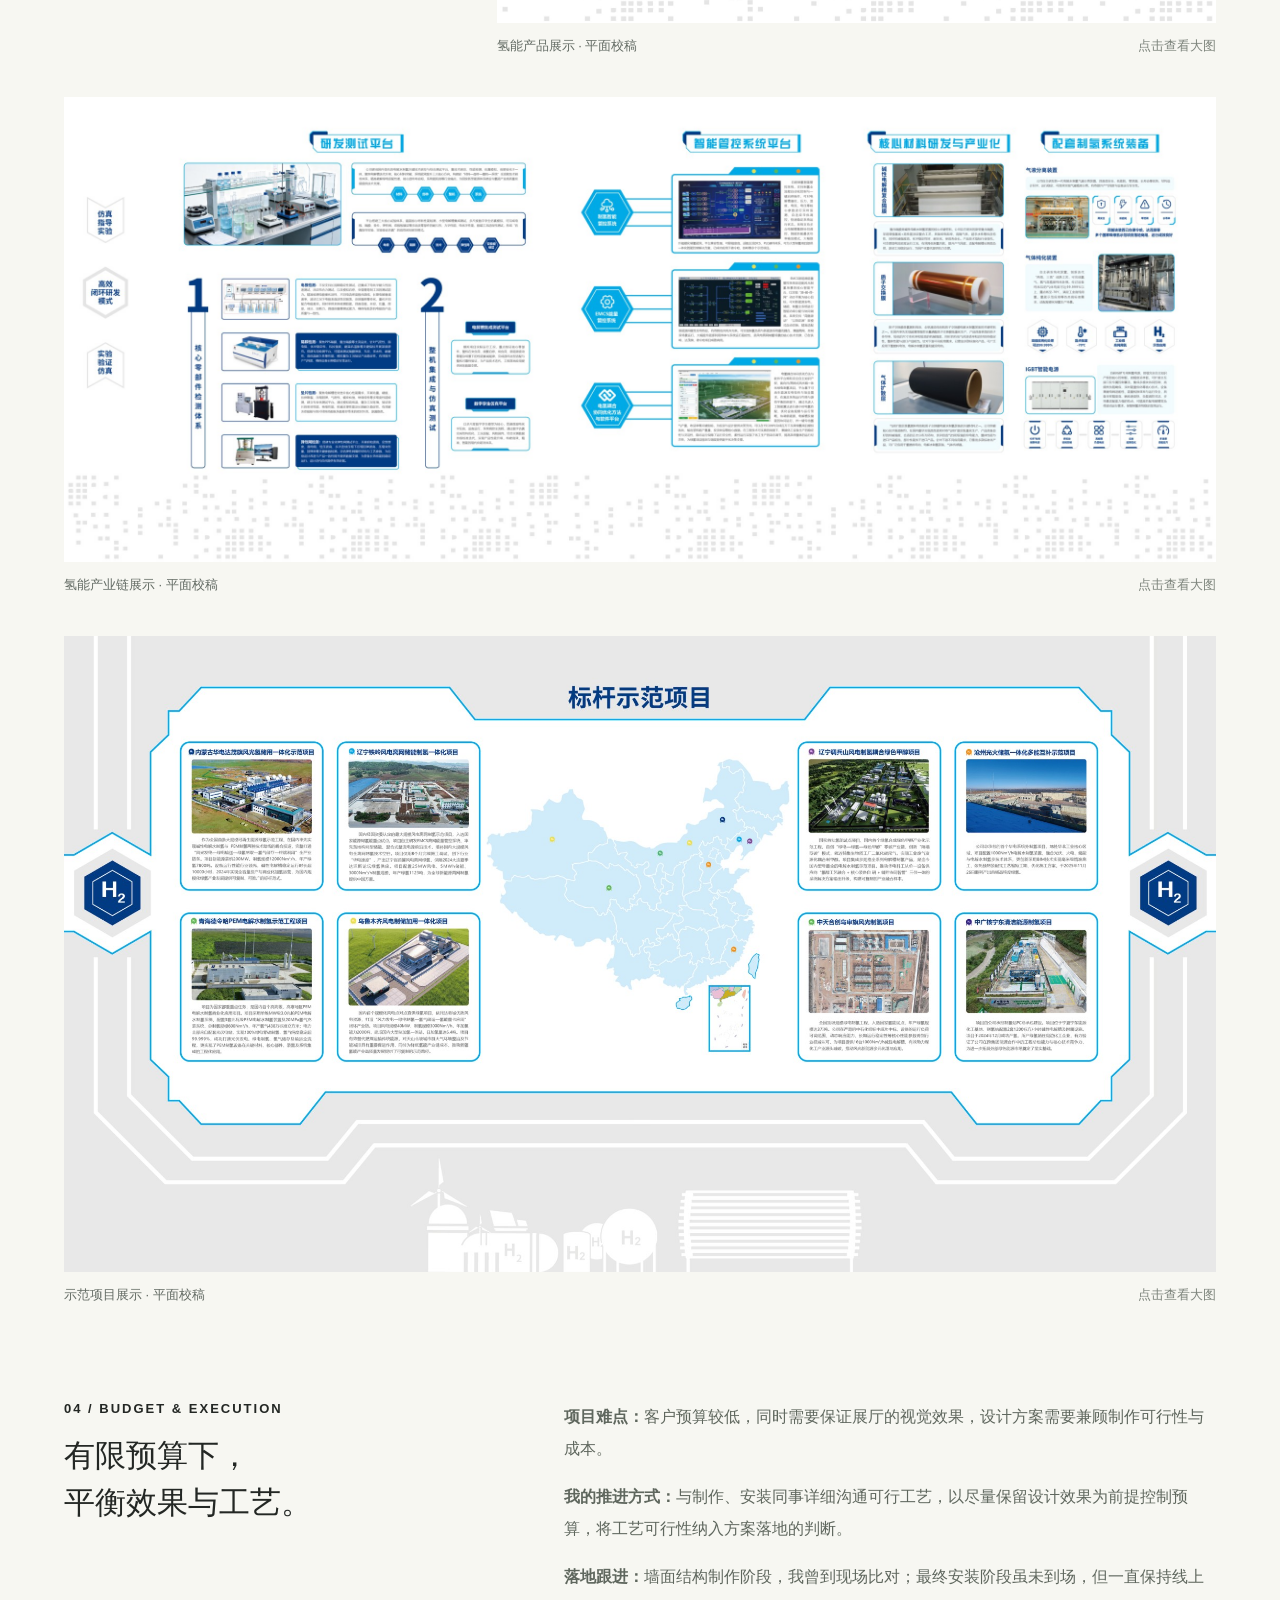
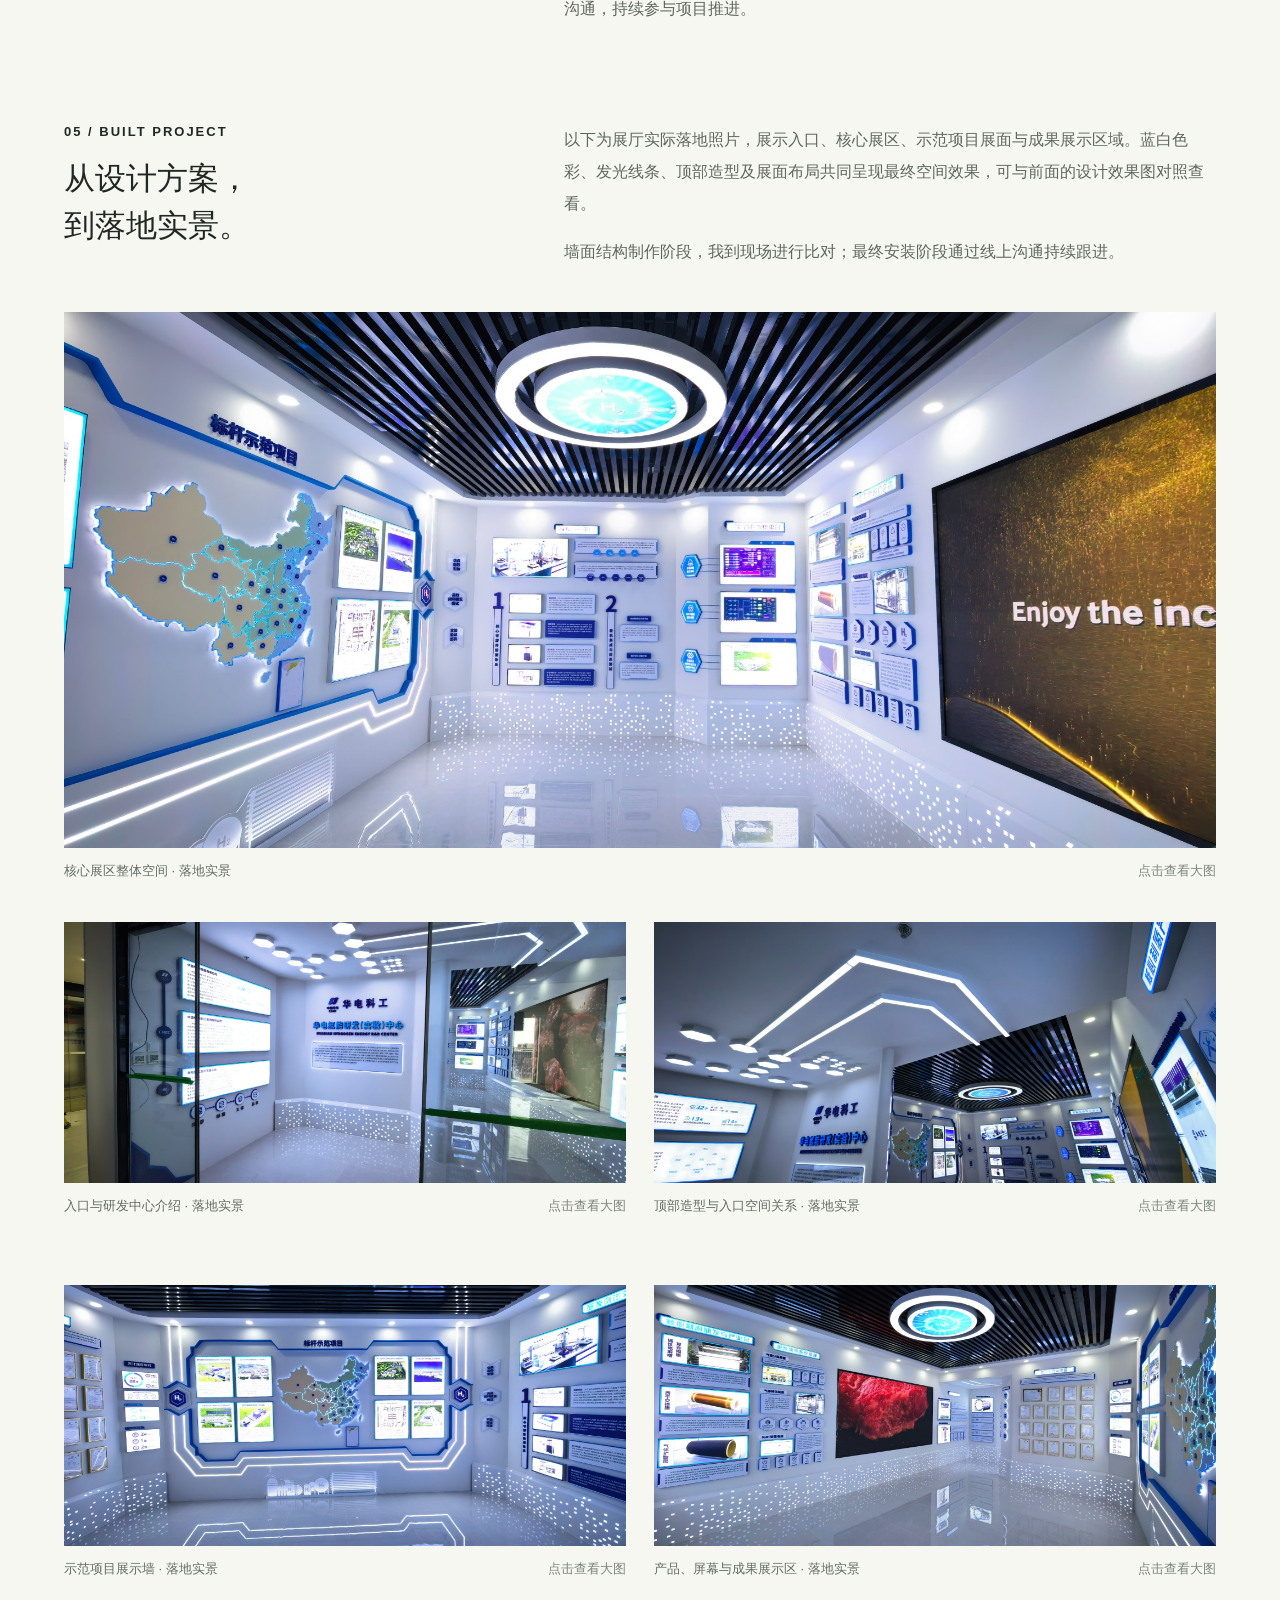
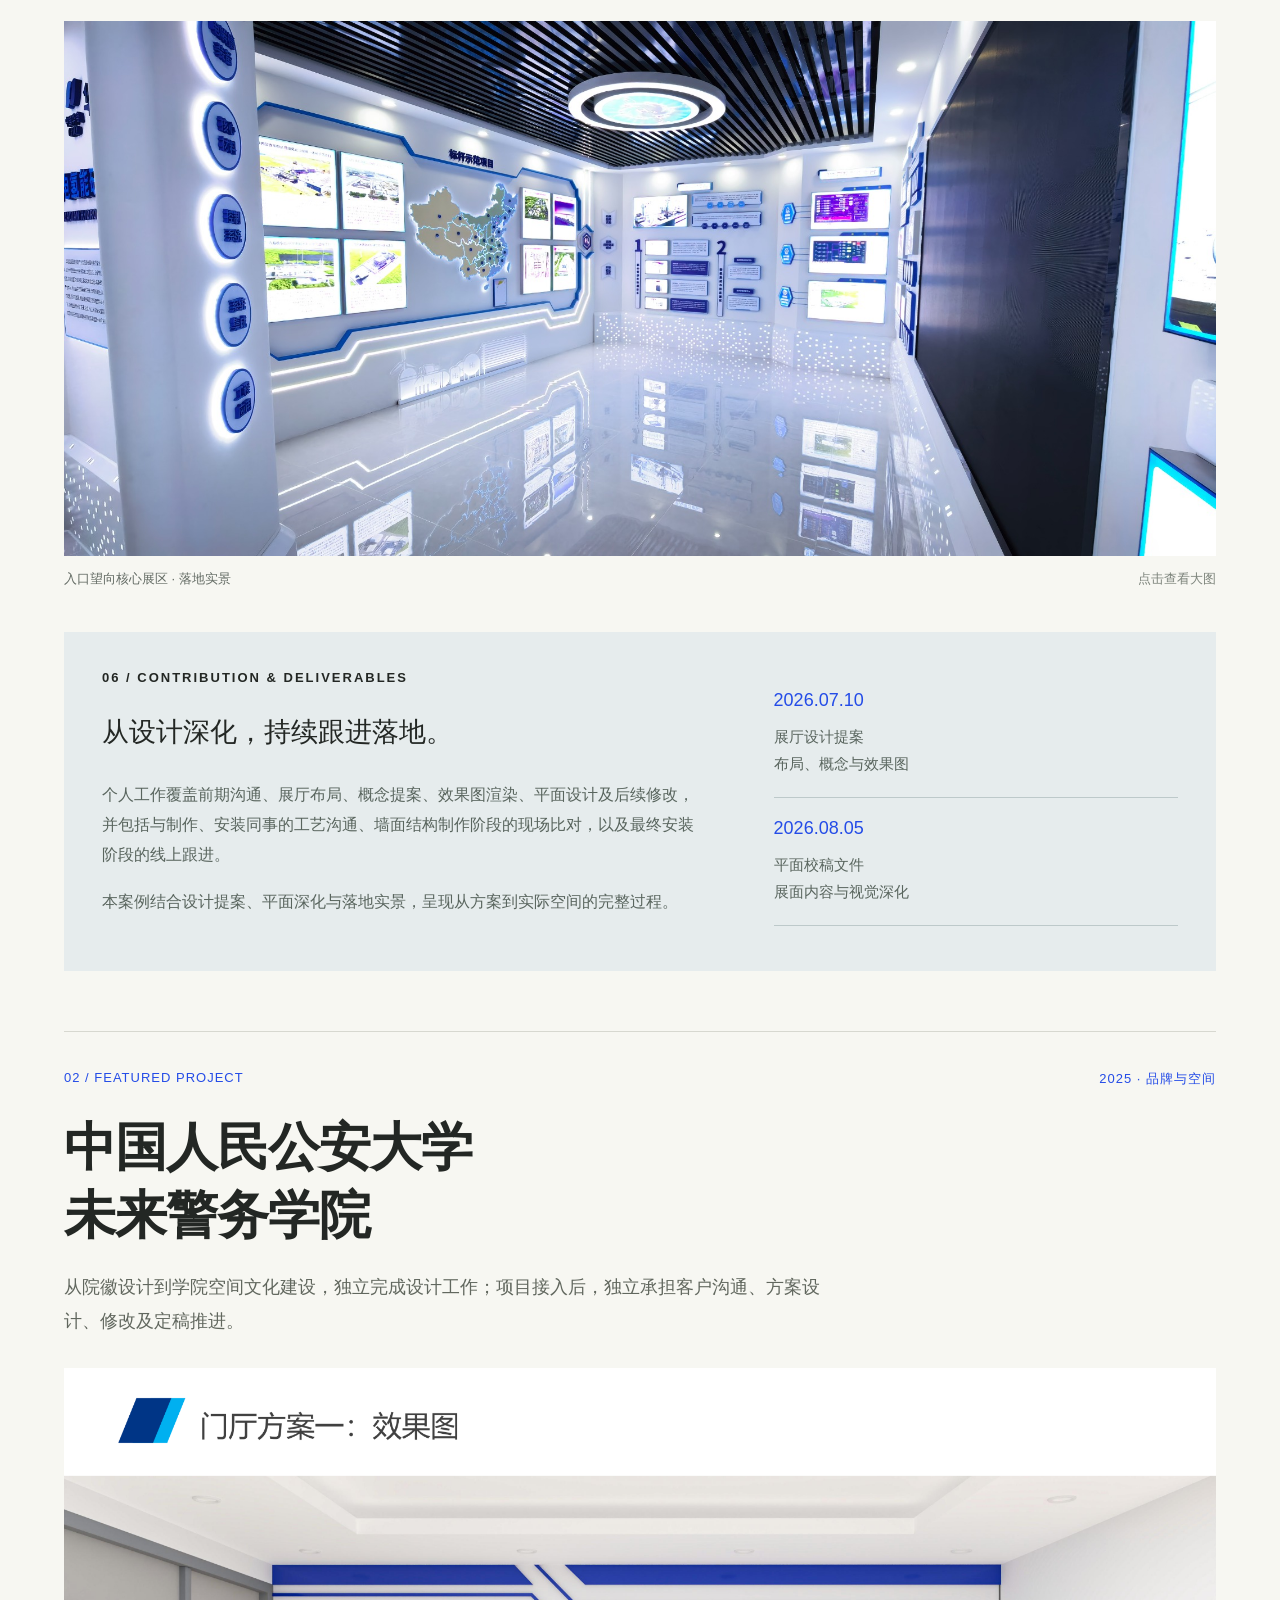
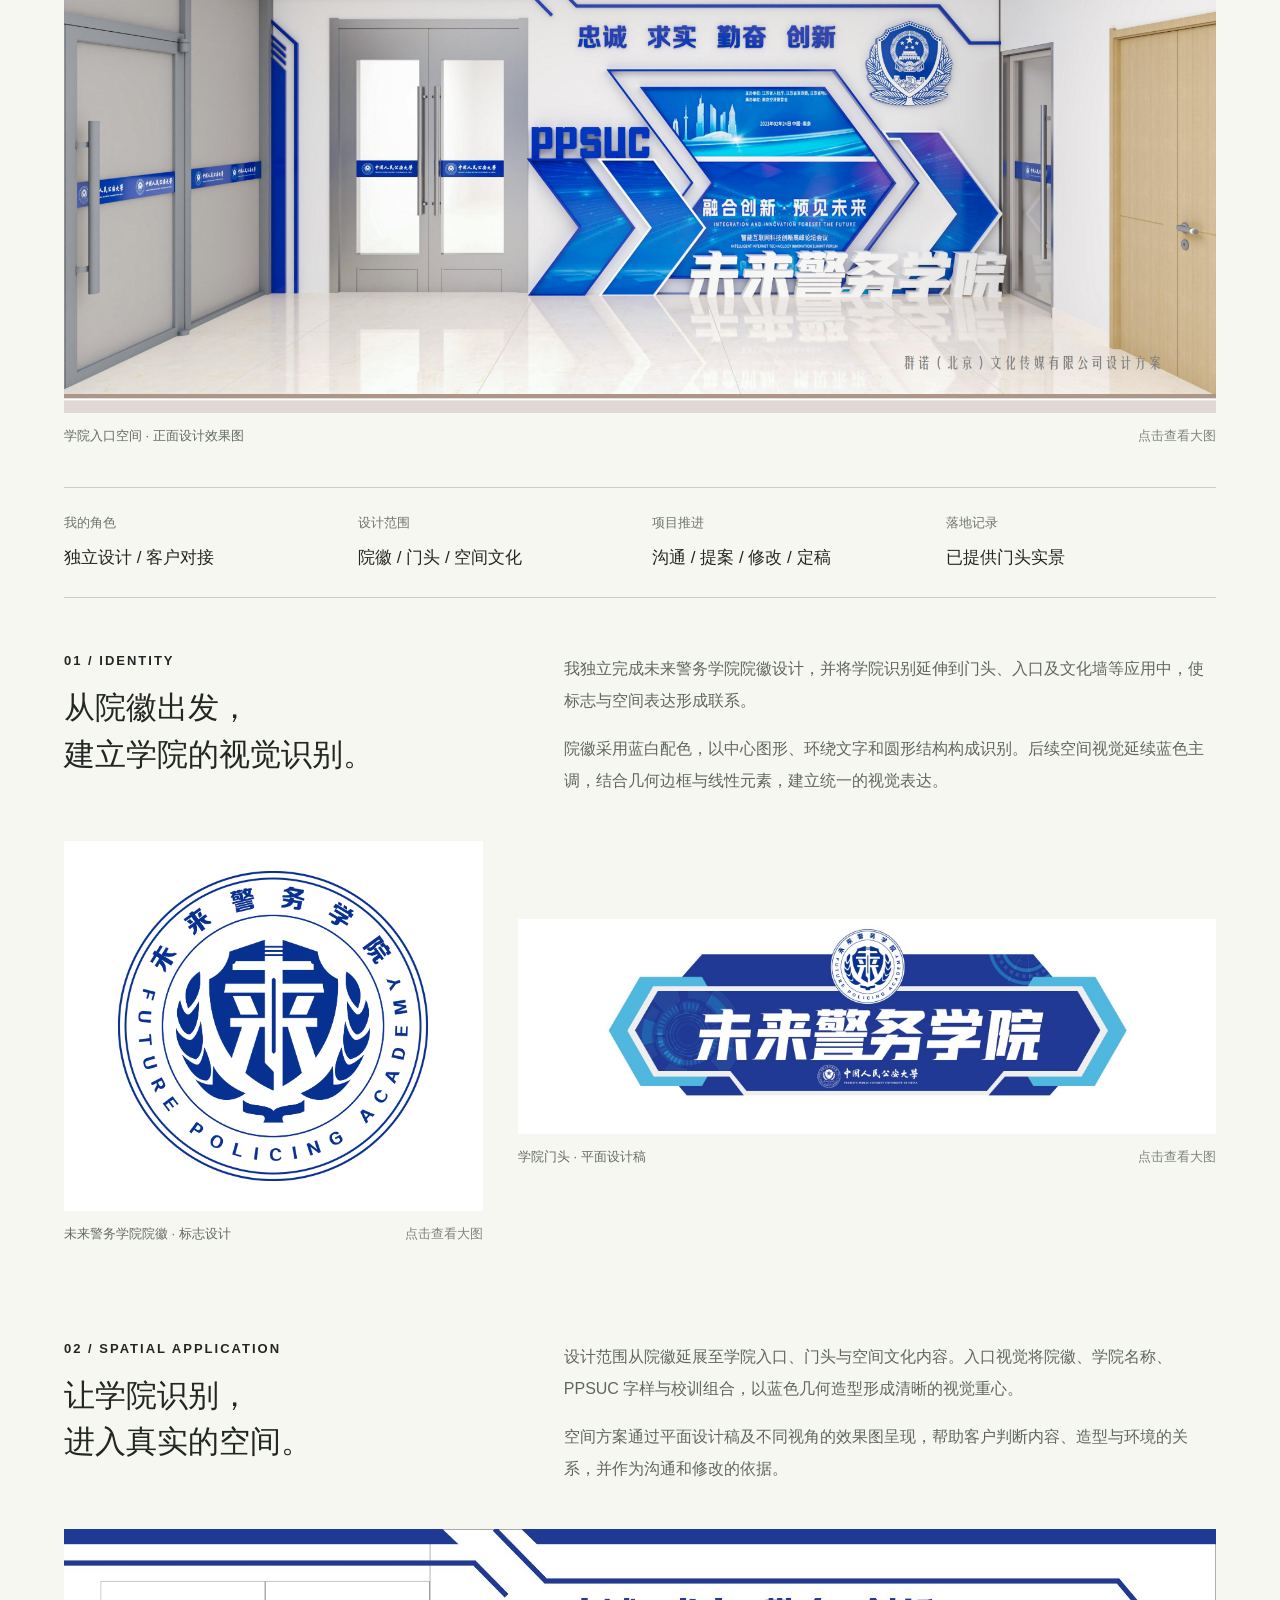
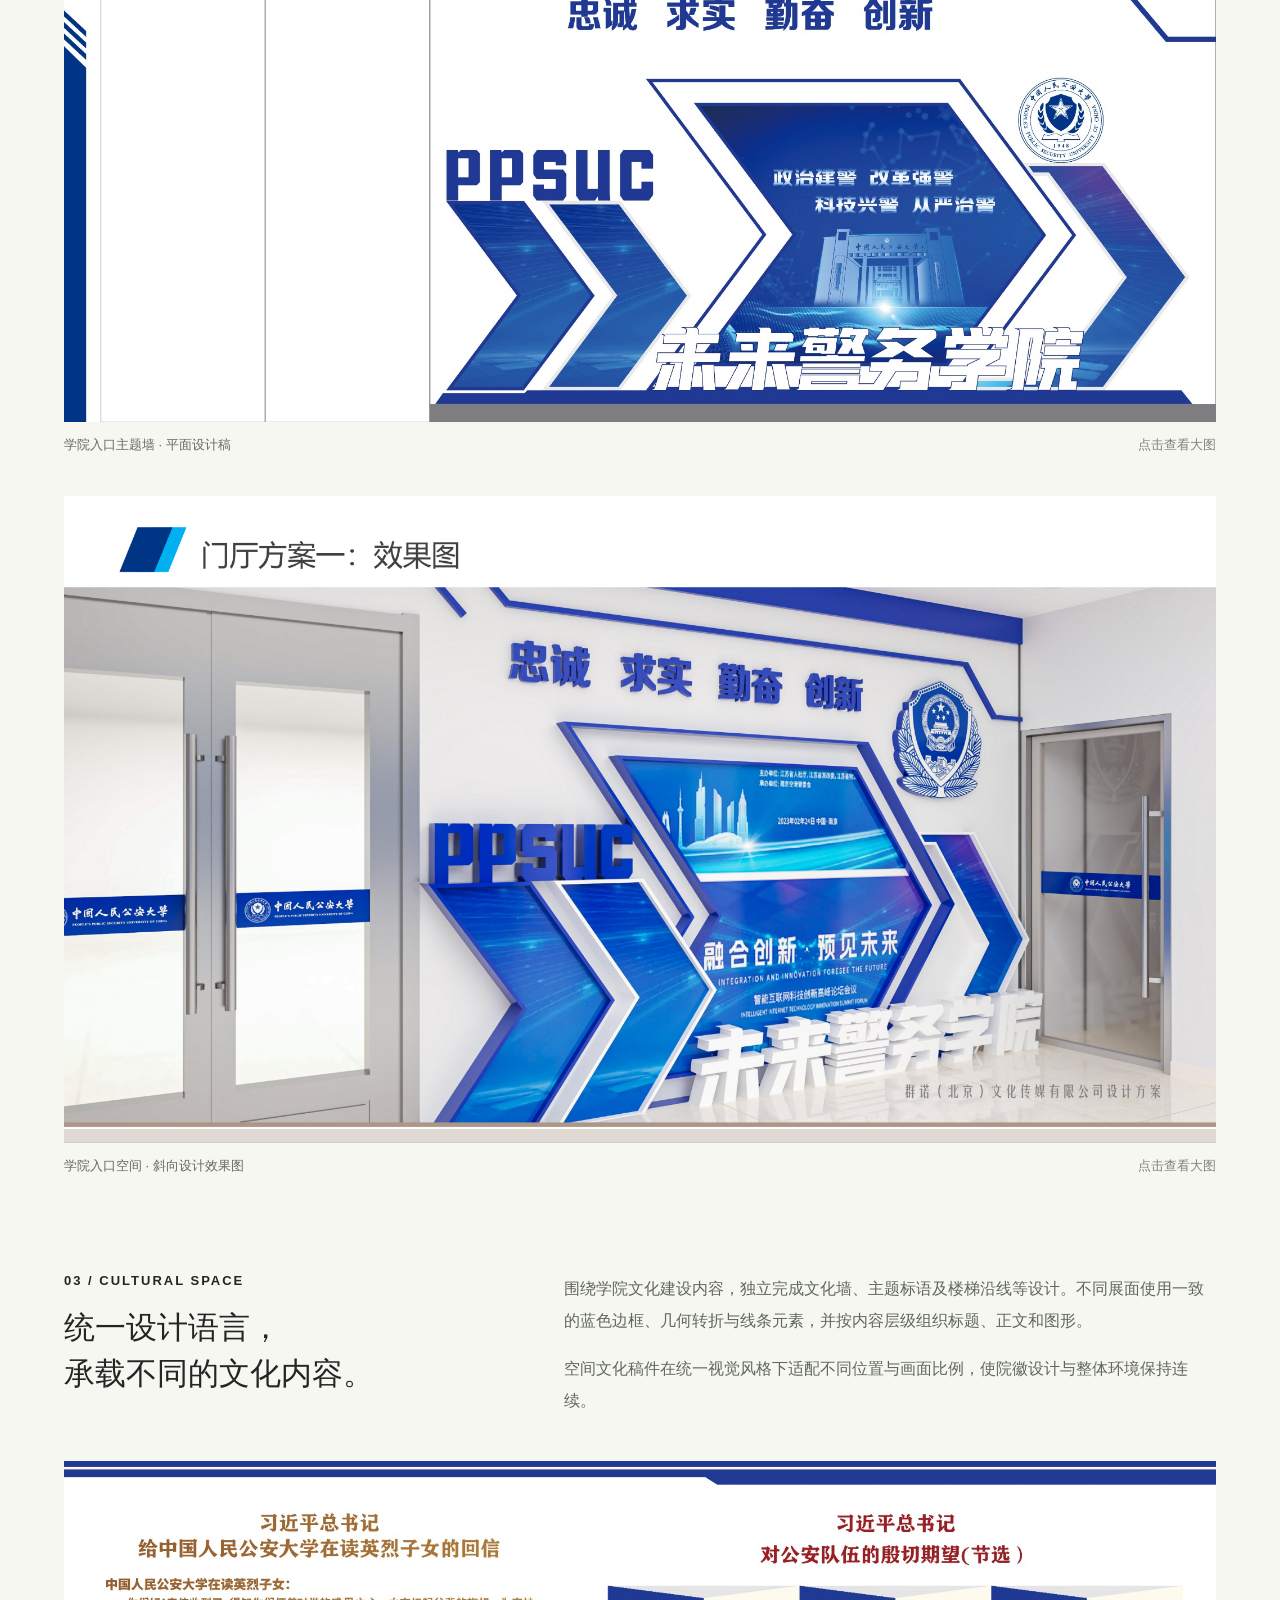
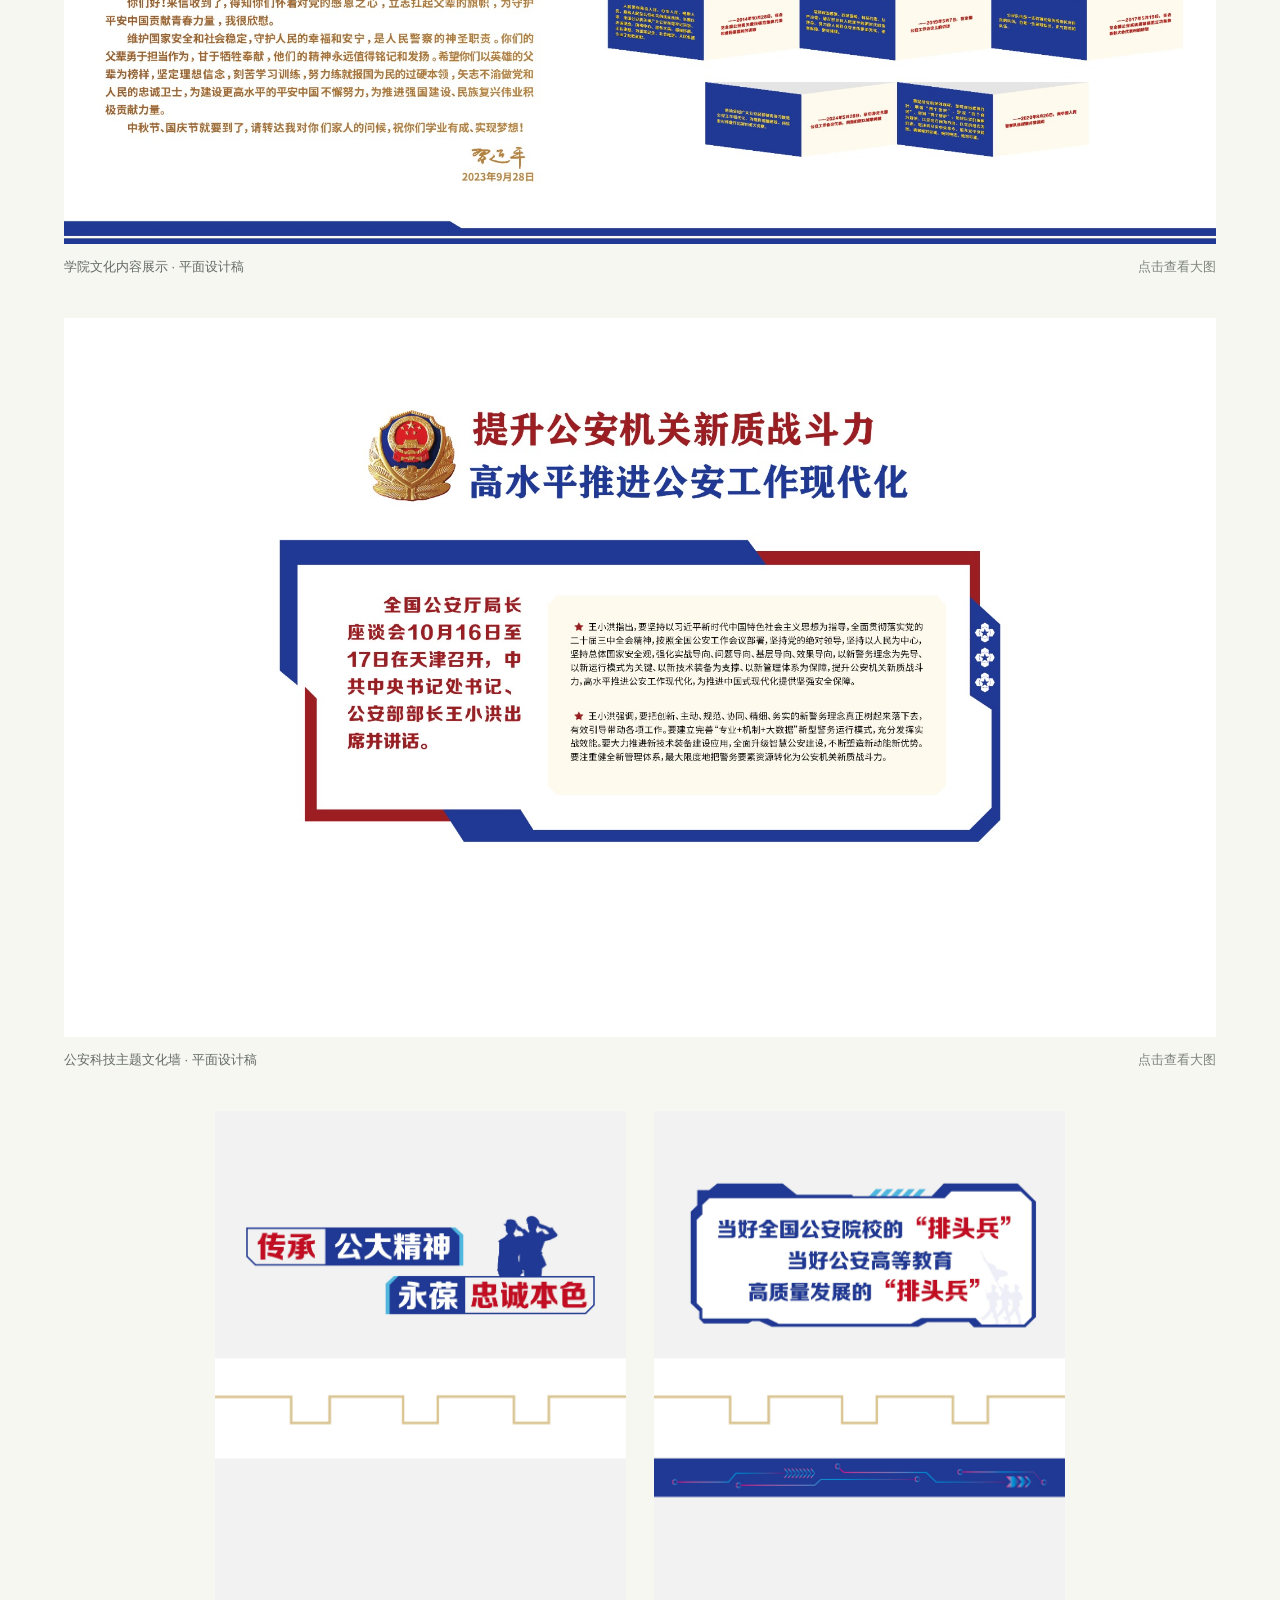
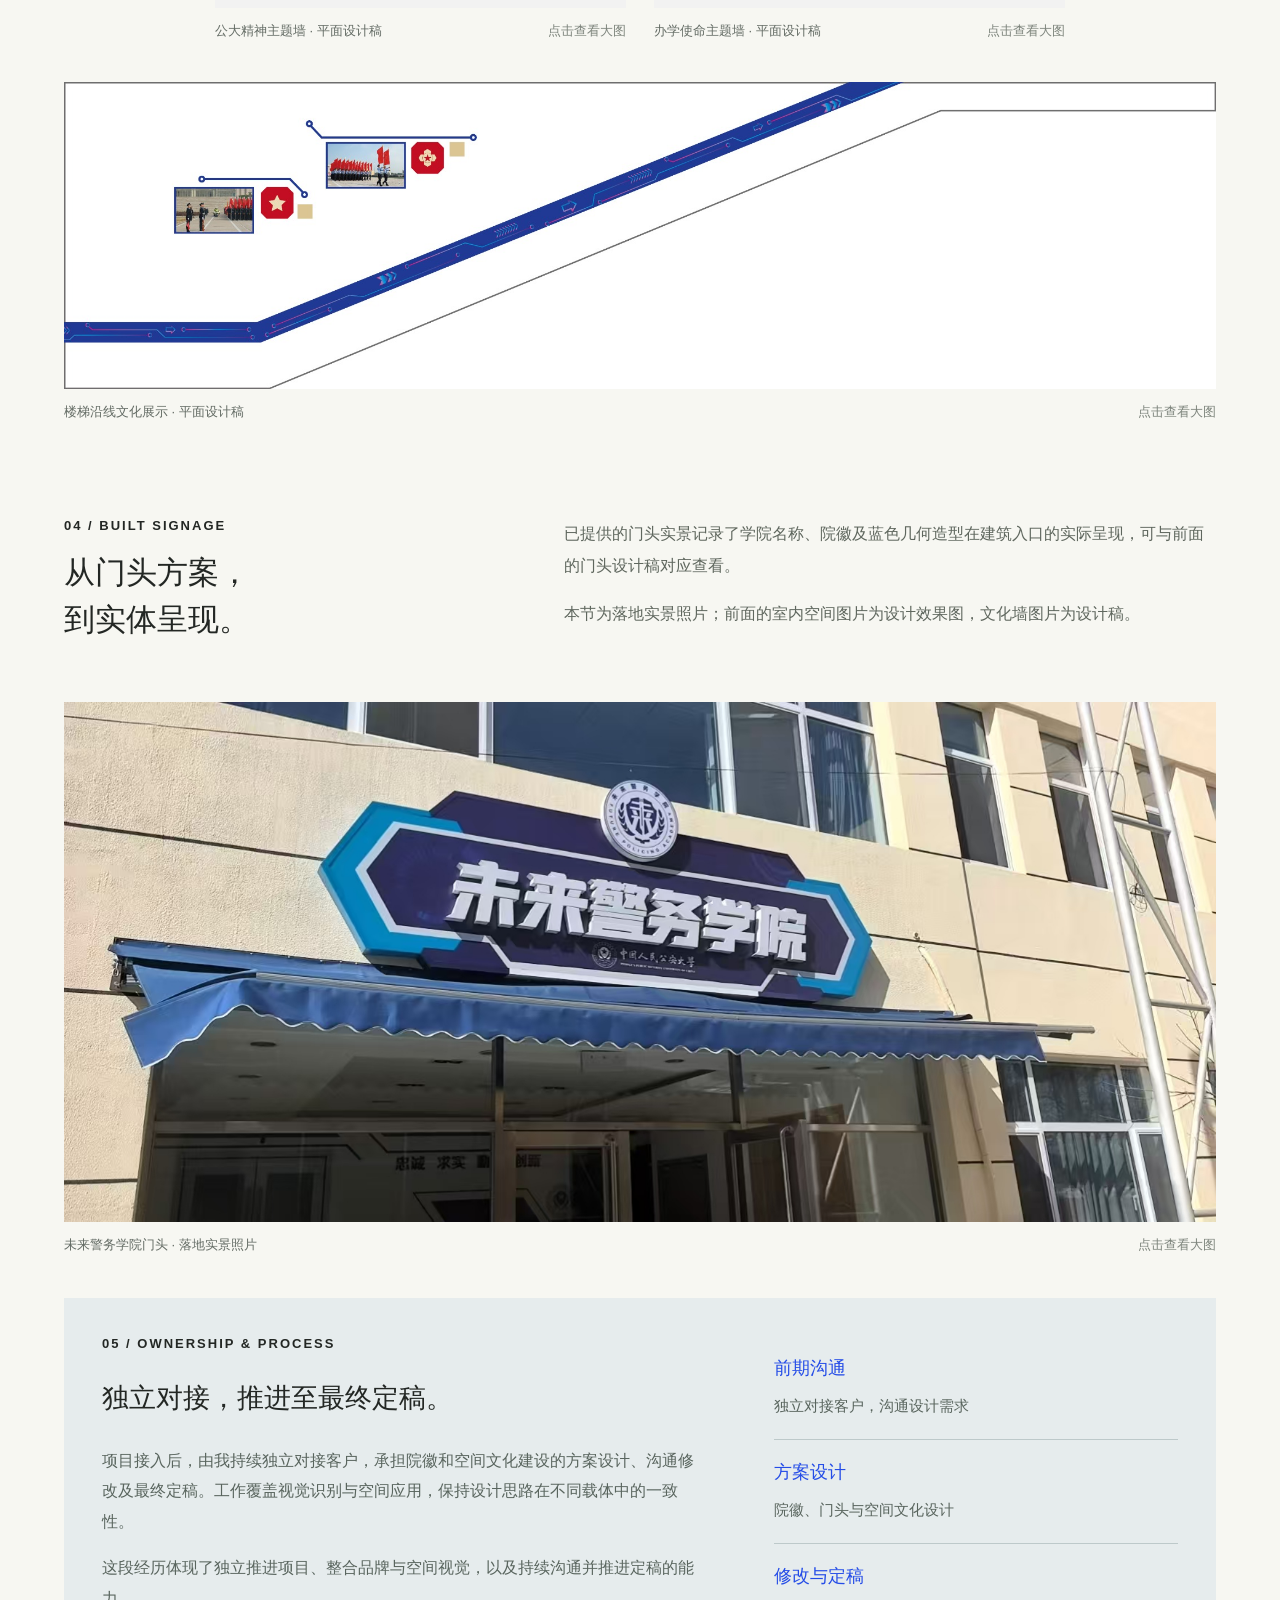
<file: work/index.html>
<!doctype html><html lang="zh-CN"><head><meta charset="utf-8"><meta name="viewport" content="width=device-width,initial-scale=1"><title>项目案例 · 日常之外</title><meta name="description" content="日常之外 · 面向设计主管、设计经理与设计总监岗位的个人作品集。关注设计判断、项目统筹与交付质量。"><link rel="icon" href="/favicon.svg" type="image/svg+xml"><link rel="stylesheet" href="/style.css"></head><body><div class="wrap"><header><a class="brand" href="/" aria-label="日常之外首页"><span class="mark"></span>日常之外</a><nav aria-label="主导航"><a href="/">首页</a><a href="/work/" class="active" aria-current="page">项目案例</a><a href="/about/">关于我</a><a href="/life/">生活观察</a></nav></header><main><section class="page-head"><div><div class="eyebrow"><span class="tiny-square"></span>PROJECT PORTFOLIO <span class="serial">/ 01</span></div><h1>从问题，到成果。</h1></div><p class="lead">呈现项目背后的判断、协作与推进过程，让每一份交付都有清晰的来由。</p></section><div class="case-note">完整项目与设计精选 · 展陈空间、文化建设、平面设计与动态影像。</div><nav class="case-nav" aria-label="案例目录"><a href="#case-01">01 华电科工氢能展厅</a><a href="#case-02">02 未来警务学院</a><a href="#case-03">03 石景山区人民法院</a><a href="#case-04">04 公大金秋游园会</a><a href="#case-05">05 活动主视觉精选</a><a href="#case-06">06 日常设计精选</a><a href="#case-07">07 视频与动态视觉</a></nav><article class="huadian-project" id="case-01"><div class="project-kicker"><span>01 / FEATURED PROJECT</span><span>2026 · 空间与展陈</span></div><h2 class="project-title">中国华电科工集团<br>氢能展厅</h2><p class="project-deck">从前期沟通、展厅布局与概念提案，到效果图渲染、平面设计及后续修改，主要由我承担，并持续参与制作与安装阶段的沟通。</p><figure class="project-photo project-cover"><a href="/assets/huadian/hero.jpg" target="_blank" rel="noopener" aria-label="查看大图：氢能展厅主展示面 · 设计效果图"><img src="/assets/huadian/hero.jpg" alt="氢能展厅主展示面 · 设计效果图" width="2200" height="1238" loading="lazy"></a><figcaption>氢能展厅主展示面 · 设计效果图<span>点击查看大图</span></figcaption></figure><div class="project-facts"><div><span>我的角色</span><strong>项目主要设计负责人</strong></div><div><span>工作范围</span><strong>沟通 / 空间 / 视觉 / 深化</strong></div><div><span>个人贡献</span><strong>约 80%<small>项目工作量，个人估算</small></strong></div><div><span>落地跟进</span><strong>结构制作现场比对<br>最终安装线上沟通</strong></div></div><section class="project-story"><div class="story-heading"><span class="eyebrow">01 / BRIEF & CONCEPT</span><h3>将技术内容，<br>组织成空间叙事。</h3></div><div class="story-copy"><p>项目围绕氢能技术研发与产业应用展开，展示核心产品、关键材料、智能控制、示范项目及创新成果。方案以“氢动未来 · 智创绿色能源”为概念，连接技术展示、企业形象传播与参观体验。</p><p>我承担前期沟通、展厅布局与概念提案，将内容组织与空间表达放在同一套方案中推进。</p></div></section><div class="project-gallery two"><figure class="project-photo "><a href="/assets/huadian/layout.jpg" target="_blank" rel="noopener" aria-label="查看大图：展厅平面布局 · 方案阶段"><img src="/assets/huadian/layout.jpg" alt="展厅平面布局 · 方案阶段" width="1920" height="1080" loading="lazy"></a><figcaption>展厅平面布局 · 方案阶段<span>点击查看大图</span></figcaption></figure><figure class="project-photo "><a href="/assets/huadian/overview.jpg" target="_blank" rel="noopener" aria-label="查看大图：展厅整体空间关系 · 俯视效果图"><img src="/assets/huadian/overview.jpg" alt="展厅整体空间关系 · 俯视效果图" width="1920" height="1080" loading="lazy"></a><figcaption>展厅整体空间关系 · 俯视效果图<span>点击查看大图</span></figcaption></figure></div><section class="project-story"><div class="story-heading"><span class="eyebrow">02 / SPATIAL LANGUAGE</span><h3>统一视觉语言，<br>让信息清晰呈现。</h3></div><div class="story-copy"><p>方案采用蓝白科技色彩，结合数字矩阵、线条与几何模块，使不同展示区域保持视觉上的连续性。参观动线串联各展示节点，展项围绕空间边界展开。</p><p>效果图渲染由我主要完成，用于呈现入口、主展示面及局部展项的空间关系，并支持后续方案修改。</p></div></section><figure class="project-photo "><a href="/assets/huadian/concept.jpg" target="_blank" rel="noopener" aria-label="查看大图：设计理念与空间表达 · 原提案节选"><img src="/assets/huadian/concept.jpg" alt="设计理念与空间表达 · 原提案节选" width="1920" height="1080" loading="lazy"></a><figcaption>设计理念与空间表达 · 原提案节选<span>点击查看大图</span></figcaption></figure><div class="project-gallery two"><figure class="project-photo "><a href="/assets/huadian/entrance.jpg" target="_blank" rel="noopener" aria-label="查看大图：入口与前言展示区域 · 设计效果图"><img src="/assets/huadian/entrance.jpg" alt="入口与前言展示区域 · 设计效果图" width="1920" height="1080" loading="lazy"></a><figcaption>入口与前言展示区域 · 设计效果图<span>点击查看大图</span></figcaption></figure><figure class="project-photo "><a href="/assets/huadian/space.jpg" target="_blank" rel="noopener" aria-label="查看大图：展厅内部视角 · 设计效果图"><img src="/assets/huadian/space.jpg" alt="展厅内部视角 · 设计效果图" width="1920" height="1080" loading="lazy"></a><figcaption>展厅内部视角 · 设计效果图<span>点击查看大图</span></figcaption></figure><figure class="project-photo "><a href="/assets/huadian/patents.jpg" target="_blank" rel="noopener" aria-label="查看大图：成果展示细节 · 设计效果图"><img src="/assets/huadian/patents.jpg" alt="成果展示细节 · 设计效果图" width="1600" height="900" loading="lazy"></a><figcaption>成果展示细节 · 设计效果图<span>点击查看大图</span></figcaption></figure><figure class="project-photo "><a href="/assets/huadian/detail.jpg" target="_blank" rel="noopener" aria-label="查看大图：示范项目展示细节 · 设计效果图"><img src="/assets/huadian/detail.jpg" alt="示范项目展示细节 · 设计效果图" width="1600" height="900" loading="lazy"></a><figcaption>示范项目展示细节 · 设计效果图<span>点击查看大图</span></figcaption></figure></div><section class="project-story"><div class="story-heading"><span class="eyebrow">03 / GRAPHIC DEVELOPMENT</span><h3>从空间效果，<br>推进到平面深化。</h3></div><div class="story-copy"><p>在空间方案之外，我继续承担展厅平面设计与后续修改。8 月的校稿文件涵盖研发中心介绍、产品信息、产业链与示范项目等内容，进一步细化文字、图像和版式层级。</p><p>这一阶段将空间中的展示意图转化为具体的展面设计，让三维效果与平面内容形成衔接。</p></div></section><div class="project-gallery graphics"><figure class="project-photo "><a href="/assets/huadian/graphic-intro.jpg" target="_blank" rel="noopener" aria-label="查看大图：研发中心介绍 · 平面校稿"><img src="/assets/huadian/graphic-intro.jpg" alt="研发中心介绍 · 平面校稿" width="1400" height="1271" loading="lazy"></a><figcaption>研发中心介绍 · 平面校稿<span>点击查看大图</span></figcaption></figure><figure class="project-photo "><a href="/assets/huadian/graphic-products.jpg" target="_blank" rel="noopener" aria-label="查看大图：氢能产品展示 · 平面校稿"><img src="/assets/huadian/graphic-products.jpg" alt="氢能产品展示 · 平面校稿" width="2000" height="1357" loading="lazy"></a><figcaption>氢能产品展示 · 平面校稿<span>点击查看大图</span></figcaption></figure></div><figure class="project-photo "><a href="/assets/huadian/graphic-chain.jpg" target="_blank" rel="noopener" aria-label="查看大图：氢能产业链展示 · 平面校稿"><img src="/assets/huadian/graphic-chain.jpg" alt="氢能产业链展示 · 平面校稿" width="2400" height="968" loading="lazy"></a><figcaption>氢能产业链展示 · 平面校稿<span>点击查看大图</span></figcaption></figure><figure class="project-photo "><a href="/assets/huadian/graphic-projects.jpg" target="_blank" rel="noopener" aria-label="查看大图：示范项目展示 · 平面校稿"><img src="/assets/huadian/graphic-projects.jpg" alt="示范项目展示 · 平面校稿" width="2200" height="1215" loading="lazy"></a><figcaption>示范项目展示 · 平面校稿<span>点击查看大图</span></figcaption></figure><section class="project-story budget-story"><div class="story-heading"><span class="eyebrow">04 / BUDGET & EXECUTION</span><h3>有限预算下，<br>平衡效果与工艺。</h3></div><div class="story-copy"><p><strong>项目难点：</strong>客户预算较低，同时需要保证展厅的视觉效果，设计方案需要兼顾制作可行性与成本。</p><p><strong>我的推进方式：</strong>与制作、安装同事详细沟通可行工艺，以尽量保留设计效果为前提控制预算，将工艺可行性纳入方案落地的判断。</p><p><strong>落地跟进：</strong>墙面结构制作阶段，我曾到现场比对；最终安装阶段虽未到场，但一直保持线上沟通，持续参与项目推进。</p></div></section><section class="project-story" id="huadian-built"><div class="story-heading"><span class="eyebrow">05 / BUILT PROJECT</span><h3>从设计方案，<br>到落地实景。</h3></div><div class="story-copy"><p>以下为展厅实际落地照片，展示入口、核心展区、示范项目展面与成果展示区域。蓝白色彩、发光线条、顶部造型及展面布局共同呈现最终空间效果，可与前面的设计效果图对照查看。</p><p>墙面结构制作阶段，我到现场进行比对；最终安装阶段通过线上沟通持续跟进。</p></div></section><figure class="project-photo "><a href="/assets/huadian/built-02.jpg" target="_blank" rel="noopener" aria-label="查看大图：核心展区整体空间 · 落地实景"><img src="/assets/huadian/built-02.jpg" alt="核心展区整体空间 · 落地实景" width="2048" height="952" loading="lazy"></a><figcaption>核心展区整体空间 · 落地实景<span>点击查看大图</span></figcaption></figure><div class="project-gallery two"><figure class="project-photo "><a href="/assets/huadian/built-06.jpg" target="_blank" rel="noopener" aria-label="查看大图：入口与研发中心介绍 · 落地实景"><img src="/assets/huadian/built-06.jpg" alt="入口与研发中心介绍 · 落地实景" width="2048" height="952" loading="lazy"></a><figcaption>入口与研发中心介绍 · 落地实景<span>点击查看大图</span></figcaption></figure><figure class="project-photo "><a href="/assets/huadian/built-01.jpg" target="_blank" rel="noopener" aria-label="查看大图：顶部造型与入口空间关系 · 落地实景"><img src="/assets/huadian/built-01.jpg" alt="顶部造型与入口空间关系 · 落地实景" width="2048" height="952" loading="lazy"></a><figcaption>顶部造型与入口空间关系 · 落地实景<span>点击查看大图</span></figcaption></figure><figure class="project-photo "><a href="/assets/huadian/built-03.jpg" target="_blank" rel="noopener" aria-label="查看大图：示范项目展示墙 · 落地实景"><img src="/assets/huadian/built-03.jpg" alt="示范项目展示墙 · 落地实景" width="2048" height="952" loading="lazy"></a><figcaption>示范项目展示墙 · 落地实景<span>点击查看大图</span></figcaption></figure><figure class="project-photo "><a href="/assets/huadian/built-04.jpg" target="_blank" rel="noopener" aria-label="查看大图：产品、屏幕与成果展示区 · 落地实景"><img src="/assets/huadian/built-04.jpg" alt="产品、屏幕与成果展示区 · 落地实景" width="2048" height="952" loading="lazy"></a><figcaption>产品、屏幕与成果展示区 · 落地实景<span>点击查看大图</span></figcaption></figure></div><figure class="project-photo "><a href="/assets/huadian/built-05.jpg" target="_blank" rel="noopener" aria-label="查看大图：入口望向核心展区 · 落地实景"><img src="/assets/huadian/built-05.jpg" alt="入口望向核心展区 · 落地实景" width="2048" height="952" loading="lazy"></a><figcaption>入口望向核心展区 · 落地实景<span>点击查看大图</span></figcaption></figure><section class="project-close"><div><span class="eyebrow">06 / CONTRIBUTION & DELIVERABLES</span><h3>从设计深化，持续跟进落地。</h3><p>个人工作覆盖前期沟通、展厅布局、概念提案、效果图渲染、平面设计及后续修改，并包括与制作、安装同事的工艺沟通、墙面结构制作阶段的现场比对，以及最终安装阶段的线上跟进。</p><p>本案例结合设计提案、平面深化与落地实景，呈现从方案到实际空间的完整过程。</p></div><dl><div><dt>2026.07.10</dt><dd>展厅设计提案<br>布局、概念与效果图</dd></div><div><dt>2026.08.05</dt><dd>平面校稿文件<br>展面内容与视觉深化</dd></div></dl></section></article><article class="police-project" id="case-02"><div class="project-kicker"><span>02 / FEATURED PROJECT</span><span>2025 · 品牌与空间</span></div><h2 class="project-title">中国人民公安大学<br>未来警务学院</h2><p class="project-deck">从院徽设计到学院空间文化建设，独立完成设计工作；项目接入后，独立承担客户沟通、方案设计、修改及定稿推进。</p><figure class="project-photo police-photo project-cover"><a href="/assets/ppsuc/entrance-render-front.png" target="_blank" rel="noopener" aria-label="查看大图：学院入口空间 · 正面设计效果图"><img src="/assets/ppsuc/entrance-render-front.png" alt="学院入口空间 · 正面设计效果图" width="2048" height="1147" loading="lazy"></a><figcaption>学院入口空间 · 正面设计效果图<span>点击查看大图</span></figcaption></figure><div class="project-facts"><div><span>我的角色</span><strong>独立设计 / 客户对接</strong></div><div><span>设计范围</span><strong>院徽 / 门头 / 空间文化</strong></div><div><span>项目推进</span><strong>沟通 / 提案 / 修改 / 定稿</strong></div><div><span>落地记录</span><strong>已提供门头实景</strong></div></div><section class="project-story"><div class="story-heading"><span class="eyebrow">01 / IDENTITY</span><h3>从院徽出发，<br>建立学院的视觉识别。</h3></div><div class="story-copy"><p>我独立完成未来警务学院院徽设计，并将学院识别延伸到门头、入口及文化墙等应用中，使标志与空间表达形成联系。</p><p>院徽采用蓝白配色，以中心图形、环绕文字和圆形结构构成识别。后续空间视觉延续蓝色主调，结合几何边框与线性元素，建立统一的视觉表达。</p></div></section><div class="identity-pair"><figure class="project-photo police-photo emblem-figure"><a href="/assets/ppsuc/emblem.png" target="_blank" rel="noopener" aria-label="查看大图：未来警务学院院徽 · 标志设计"><img src="/assets/ppsuc/emblem.png" alt="未来警务学院院徽 · 标志设计" width="1925" height="1925" loading="lazy"></a><figcaption>未来警务学院院徽 · 标志设计<span>点击查看大图</span></figcaption></figure><figure class="project-photo police-photo sign-figure"><a href="/assets/ppsuc/sign-design.jpg" target="_blank" rel="noopener" aria-label="查看大图：学院门头 · 平面设计稿"><img src="/assets/ppsuc/sign-design.jpg" alt="学院门头 · 平面设计稿" width="2048" height="628" loading="lazy"></a><figcaption>学院门头 · 平面设计稿<span>点击查看大图</span></figcaption></figure></div><section class="project-story"><div class="story-heading"><span class="eyebrow">02 / SPATIAL APPLICATION</span><h3>让学院识别，<br>进入真实的空间。</h3></div><div class="story-copy"><p>设计范围从院徽延展至学院入口、门头与空间文化内容。入口视觉将院徽、学院名称、PPSUC 字样与校训组合，以蓝色几何造型形成清晰的视觉重心。</p><p>空间方案通过平面设计稿及不同视角的效果图呈现，帮助客户判断内容、造型与环境的关系，并作为沟通和修改的依据。</p></div></section><figure class="project-photo police-photo "><a href="/assets/ppsuc/entrance-design.jpg" target="_blank" rel="noopener" aria-label="查看大图：学院入口主题墙 · 平面设计稿"><img src="/assets/ppsuc/entrance-design.jpg" alt="学院入口主题墙 · 平面设计稿" width="2048" height="877" loading="lazy"></a><figcaption>学院入口主题墙 · 平面设计稿<span>点击查看大图</span></figcaption></figure><figure class="project-photo police-photo "><a href="/assets/ppsuc/entrance-render-angle.png" target="_blank" rel="noopener" aria-label="查看大图：学院入口空间 · 斜向设计效果图"><img src="/assets/ppsuc/entrance-render-angle.png" alt="学院入口空间 · 斜向设计效果图" width="2048" height="1151" loading="lazy"></a><figcaption>学院入口空间 · 斜向设计效果图<span>点击查看大图</span></figcaption></figure><section class="project-story"><div class="story-heading"><span class="eyebrow">03 / CULTURAL SPACE</span><h3>统一设计语言，<br>承载不同的文化内容。</h3></div><div class="story-copy"><p>围绕学院文化建设内容，独立完成文化墙、主题标语及楼梯沿线等设计。不同展面使用一致的蓝色边框、几何转折与线条元素，并按内容层级组织标题、正文和图形。</p><p>空间文化稿件在统一视觉风格下适配不同位置与画面比例，使院徽设计与整体环境保持连续。</p></div></section><figure class="project-photo police-photo "><a href="/assets/ppsuc/culture-wall.jpg" target="_blank" rel="noopener" aria-label="查看大图：学院文化内容展示 · 平面设计稿"><img src="/assets/ppsuc/culture-wall.jpg" alt="学院文化内容展示 · 平面设计稿" width="2048" height="682" loading="lazy"></a><figcaption>学院文化内容展示 · 平面设计稿<span>点击查看大图</span></figcaption></figure><figure class="project-photo police-photo "><a href="/assets/ppsuc/technology-wall.jpg" target="_blank" rel="noopener" aria-label="查看大图：公安科技主题文化墙 · 平面设计稿"><img src="/assets/ppsuc/technology-wall.jpg" alt="公安科技主题文化墙 · 平面设计稿" width="2048" height="1277" loading="lazy"></a><figcaption>公安科技主题文化墙 · 平面设计稿<span>点击查看大图</span></figcaption></figure><div class="project-gallery two police-verticals"><figure class="project-photo police-photo "><a href="/assets/ppsuc/spirit-wall.jpg" target="_blank" rel="noopener" aria-label="查看大图：公大精神主题墙 · 平面设计稿"><img src="/assets/ppsuc/spirit-wall.jpg" alt="公大精神主题墙 · 平面设计稿" width="1694" height="2048" loading="lazy"></a><figcaption>公大精神主题墙 · 平面设计稿<span>点击查看大图</span></figcaption></figure><figure class="project-photo police-photo "><a href="/assets/ppsuc/mission-wall.jpg" target="_blank" rel="noopener" aria-label="查看大图：办学使命主题墙 · 平面设计稿"><img src="/assets/ppsuc/mission-wall.jpg" alt="办学使命主题墙 · 平面设计稿" width="1694" height="2048" loading="lazy"></a><figcaption>办学使命主题墙 · 平面设计稿<span>点击查看大图</span></figcaption></figure></div><figure class="project-photo police-photo "><a href="/assets/ppsuc/stair-wall.jpg" target="_blank" rel="noopener" aria-label="查看大图：楼梯沿线文化展示 · 平面设计稿"><img src="/assets/ppsuc/stair-wall.jpg" alt="楼梯沿线文化展示 · 平面设计稿" width="2048" height="547" loading="lazy"></a><figcaption>楼梯沿线文化展示 · 平面设计稿<span>点击查看大图</span></figcaption></figure><section class="project-story"><div class="story-heading"><span class="eyebrow">04 / BUILT SIGNAGE</span><h3>从门头方案，<br>到实体呈现。</h3></div><div class="story-copy"><p>已提供的门头实景记录了学院名称、院徽及蓝色几何造型在建筑入口的实际呈现，可与前面的门头设计稿对应查看。</p><p>本节为落地实景照片；前面的室内空间图片为设计效果图，文化墙图片为设计稿。</p></div></section><figure class="project-photo police-photo "><a href="/assets/ppsuc/sign-built.jpg" target="_blank" rel="noopener" aria-label="查看大图：未来警务学院门头 · 落地实景照片"><img src="/assets/ppsuc/sign-built.jpg" alt="未来警务学院门头 · 落地实景照片" width="1584" height="715" loading="lazy"></a><figcaption>未来警务学院门头 · 落地实景照片<span>点击查看大图</span></figcaption></figure><section class="project-close"><div><span class="eyebrow">05 / OWNERSHIP & PROCESS</span><h3>独立对接，推进至最终定稿。</h3><p>项目接入后，由我持续独立对接客户，承担院徽和空间文化建设的方案设计、沟通修改及最终定稿。工作覆盖视觉识别与空间应用，保持设计思路在不同载体中的一致性。</p><p>这段经历体现了独立推进项目、整合品牌与空间视觉，以及持续沟通并推进定稿的能力。</p></div><dl><div><dt>前期沟通</dt><dd>独立对接客户，沟通设计需求</dd></div><div><dt>方案设计</dt><dd>院徽、门头与空间文化设计</dd></div><div><dt>修改与定稿</dt><dd>持续沟通反馈，独立修改并推进定稿</dd></div></dl></section></article><article class="court-project" id="case-03"><div class="project-kicker"><span>03 / FEATURED PROJECT</span><span>2025 · 文化空间</span></div><h2 class="project-title">北京市石景山区人民法院<br>走廊文化建设</h2><p class="project-deck">项目接入后，由我独立对接客户，完成方案设计、效果图、平面设计、修改及最终定稿，将文化内容融入走廊与等待空间。</p><figure class="project-photo court-photo"><a href="/assets/court/11.jpg" target="_blank" rel="noopener" aria-label="查看大图：走廊与主题文化墙整体关系 · 设计效果图"><img src="/assets/court/11.jpg" alt="走廊与主题文化墙整体关系 · 设计效果图" width="2048" height="1152" loading="lazy"></a><figcaption>走廊与主题文化墙整体关系 · 设计效果图<span>点击查看大图</span></figcaption></figure><div class="project-facts"><div><span>我的角色</span><strong>独立设计 / 客户对接</strong></div><div><span>设计范围</span><strong>走廊 / 文化墙 / 等待区</strong></div><div><span>项目推进</span><strong>沟通 / 出方案 / 修改 / 定稿</strong></div><div><span>本次展示</span><strong>11 张效果图 / 6 张平面稿</strong></div></div><section class="project-story"><div class="story-heading"><span class="eyebrow">01 / CORRIDOR EXPERIENCE</span><h3>让文化内容，<br>融入日常行走。</h3></div><div class="story-copy"><p>走廊方案以浅色墙面为底，将水墨山形、书法文字与装饰画结合，在连续的墙面中形成有节奏的文化展示。木色边框与低饱和色彩贯穿多个区域，使视觉表达保持统一。</p><p>我独立完成空间表现与平面设计，并在客户沟通和修改过程中持续推进方案，直至最终定稿。</p></div></section><div class="project-gallery two"><figure class="project-photo court-photo"><a href="/assets/court/01.jpg" target="_blank" rel="noopener" aria-label="查看大图：走廊端部文化展示 · 设计效果图"><img src="/assets/court/01.jpg" alt="走廊端部文化展示 · 设计效果图" width="2048" height="1152" loading="lazy"></a><figcaption>走廊端部文化展示 · 设计效果图<span>点击查看大图</span></figcaption></figure><figure class="project-photo court-photo"><a href="/assets/court/07.jpg" target="_blank" rel="noopener" aria-label="查看大图：走廊长墙与装饰画 · 设计效果图"><img src="/assets/court/07.jpg" alt="走廊长墙与装饰画 · 设计效果图" width="2048" height="1152" loading="lazy"></a><figcaption>走廊长墙与装饰画 · 设计效果图<span>点击查看大图</span></figcaption></figure><figure class="project-photo court-photo"><a href="/assets/court/09.jpg" target="_blank" rel="noopener" aria-label="查看大图：连续墙面文化展示 · 设计效果图"><img src="/assets/court/09.jpg" alt="连续墙面文化展示 · 设计效果图" width="2048" height="1152" loading="lazy"></a><figcaption>连续墙面文化展示 · 设计效果图<span>点击查看大图</span></figcaption></figure><figure class="project-photo court-photo"><a href="/assets/court/08.jpg" target="_blank" rel="noopener" aria-label="查看大图：临窗休憩区域 · 设计效果图"><img src="/assets/court/08.jpg" alt="临窗休憩区域 · 设计效果图" width="2048" height="1152" loading="lazy"></a><figcaption>临窗休憩区域 · 设计效果图<span>点击查看大图</span></figcaption></figure></div><section class="project-story"><div class="story-heading"><span class="eyebrow">02 / WAITING SPACE</span><h3>在等待空间，<br>呈现更亲和的表达。</h3></div><div class="story-copy"><p>等待区将文化主题与休憩家具放在同一空间中表达，使用木色、暖灰与局部红色建立层次。以下保留不同主题的效果方案，展示墙面内容与座椅、桌面及通行空间的关系。</p><p>效果方案用于客户沟通与设计呈现；下方图片均为设计效果图。</p></div></section><figure class="project-photo court-photo"><a href="/assets/court/04.jpg" target="_blank" rel="noopener" aria-label="查看大图：“和”主题等待区 · 设计效果图"><img src="/assets/court/04.jpg" alt="“和”主题等待区 · 设计效果图" width="2048" height="1152" loading="lazy"></a><figcaption>“和”主题等待区 · 设计效果图<span>点击查看大图</span></figcaption></figure><div class="project-gallery two"><figure class="project-photo court-photo"><a href="/assets/court/02.jpg" target="_blank" rel="noopener" aria-label="查看大图：等待区墙面方案之一 · 设计效果图"><img src="/assets/court/02.jpg" alt="等待区墙面方案之一 · 设计效果图" width="2048" height="1152" loading="lazy"></a><figcaption>等待区墙面方案之一 · 设计效果图<span>点击查看大图</span></figcaption></figure><figure class="project-photo court-photo"><a href="/assets/court/03.jpg" target="_blank" rel="noopener" aria-label="查看大图：等待区主题文化方案 · 设计效果图"><img src="/assets/court/03.jpg" alt="等待区主题文化方案 · 设计效果图" width="2048" height="1152" loading="lazy"></a><figcaption>等待区主题文化方案 · 设计效果图<span>点击查看大图</span></figcaption></figure><figure class="project-photo court-photo"><a href="/assets/court/05.jpg" target="_blank" rel="noopener" aria-label="查看大图：调解主题等待区 · 设计效果图"><img src="/assets/court/05.jpg" alt="调解主题等待区 · 设计效果图" width="2048" height="1152" loading="lazy"></a><figcaption>调解主题等待区 · 设计效果图<span>点击查看大图</span></figcaption></figure><figure class="project-photo court-photo"><a href="/assets/court/06.jpg" target="_blank" rel="noopener" aria-label="查看大图：等待区文字组合方案 · 设计效果图"><img src="/assets/court/06.jpg" alt="等待区文字组合方案 · 设计效果图" width="2048" height="1152" loading="lazy"></a><figcaption>等待区文字组合方案 · 设计效果图<span>点击查看大图</span></figcaption></figure></div><section class="project-story"><div class="story-heading"><span class="eyebrow">03 / FEATURE WALL</span><h3>重点内容，<br>形成清晰的视觉节点。</h3></div><div class="story-copy"><p>“五听”“五过”主题墙采用圆形主展示面、竖向格栅与两侧信息区，形成区别于长墙装饰画的重点节点。山形元素与周边水墨画面相呼应。</p><p>空间效果与对应平面稿一起呈现，便于查看造型、文字层级及视觉元素之间的关系。</p></div></section><figure class="project-photo court-photo"><a href="/assets/court/10.jpg" target="_blank" rel="noopener" aria-label="查看大图：“五听”“五过”主题墙 · 设计效果图"><img src="/assets/court/10.jpg" alt="“五听”“五过”主题墙 · 设计效果图" width="2048" height="1152" loading="lazy"></a><figcaption>“五听”“五过”主题墙 · 设计效果图<span>点击查看大图</span></figcaption></figure><div class="court-feature-flat"><figure class="project-photo court-photo"><a href="/assets/court/15.jpg" target="_blank" rel="noopener" aria-label="查看大图：“五听”“五过”主题墙 · 平面设计稿"><img src="/assets/court/15.jpg" alt="“五听”“五过”主题墙 · 平面设计稿" width="2047" height="1773" loading="lazy"></a><figcaption>“五听”“五过”主题墙 · 平面设计稿<span>点击查看大图</span></figcaption></figure></div><section class="project-story"><div class="story-heading"><span class="eyebrow">04 / GRAPHIC DEVELOPMENT</span><h3>从空间表现，<br>细化到每一面墙。</h3></div><div class="story-copy"><p>平面设计稿进一步呈现走廊装饰画、墙面底纹、书法主题及等待区文化墙的版式与内容。横向展面保留完整比例，便于对照效果方案查看。</p><p>以下为平面设计稿，可点击查看原图；本案例暂未展示现场实景照片。</p></div></section><figure class="project-photo court-photo"><a href="/assets/court/13.jpg" target="_blank" rel="noopener" aria-label="查看大图：走廊长墙装饰画组合 · 平面设计稿"><img src="/assets/court/13.jpg" alt="走廊长墙装饰画组合 · 平面设计稿" width="2047" height="516" loading="lazy"></a><figcaption>走廊长墙装饰画组合 · 平面设计稿<span>点击查看大图</span></figcaption></figure><figure class="project-photo court-photo"><a href="/assets/court/17.jpg" target="_blank" rel="noopener" aria-label="查看大图：走廊书法与装饰画组合 · 平面设计稿"><img src="/assets/court/17.jpg" alt="走廊书法与装饰画组合 · 平面设计稿" width="2048" height="686" loading="lazy"></a><figcaption>走廊书法与装饰画组合 · 平面设计稿<span>点击查看大图</span></figcaption></figure><div class="project-gallery two"><figure class="project-photo court-photo"><a href="/assets/court/12.jpg" target="_blank" rel="noopener" aria-label="查看大图：竖向书法装饰画 · 平面设计稿"><img src="/assets/court/12.jpg" alt="竖向书法装饰画 · 平面设计稿" width="1370" height="2048" loading="lazy"></a><figcaption>竖向书法装饰画 · 平面设计稿<span>点击查看大图</span></figcaption></figure><figure class="project-photo court-photo"><a href="/assets/court/14.jpg" target="_blank" rel="noopener" aria-label="查看大图：双幅装饰画与水墨底纹 · 平面设计稿"><img src="/assets/court/14.jpg" alt="双幅装饰画与水墨底纹 · 平面设计稿" width="2048" height="1168" loading="lazy"></a><figcaption>双幅装饰画与水墨底纹 · 平面设计稿<span>点击查看大图</span></figcaption></figure></div><figure class="project-photo court-photo"><a href="/assets/court/16.jpg" target="_blank" rel="noopener" aria-label="查看大图：“和”主题等待区文化墙 · 平面设计稿"><img src="/assets/court/16.jpg" alt="“和”主题等待区文化墙 · 平面设计稿" width="2047" height="1040" loading="lazy"></a><figcaption>“和”主题等待区文化墙 · 平面设计稿<span>点击查看大图</span></figcaption></figure><section class="project-close"><div><span class="eyebrow">05 / OWNERSHIP & PROCESS</span><h3>独立沟通，持续推进至定稿。</h3><p>项目接入后，客户沟通、方案设计、效果图表现、平面设计、反馈修改及最终定稿均由我独立承担。</p><p>这个项目体现了我将文化内容转化为空间与平面表达，并持续对接客户、完成多轮方案调整的能力。</p></div><dl><div><dt>客户沟通</dt><dd>项目接入后独立对接客户</dd></div><div><dt>方案设计</dt><dd>走廊、等待区与主题文化墙<br>空间效果和平面表达同步深化</dd></div><div><dt>修改定稿</dt><dd>独立修改方案，推进最终定稿</dd></div></dl></section></article><article class="event-project" id="case-04"><div class="project-kicker"><span>04 / EVENT VISUAL SYSTEM</span><span>2026 · 活动视觉</span></div><h2 class="project-title">中国人民公安大学<br>金秋游园会暨敬老文化节</h2><p class="project-deck">围绕“智趣银龄 悦动健康”，完成活动主视觉、打卡造型、手举牌和作品展示展板的整套设计，将同一视觉语言延展到活动的多个触点。</p><figure class="project-photo event-photo"><a href="/assets/events/12.jpg" target="_blank" rel="noopener" aria-label="查看大图：“智趣银龄 悦动健康” · 活动主视觉设计稿"><img src="/assets/events/12.jpg" alt="“智趣银龄 悦动健康” · 活动主视觉设计稿" width="2047" height="768" loading="lazy"></a><figcaption>“智趣银龄 悦动健康” · 活动主视觉设计稿<span>点击查看大图</span></figcaption></figure><div class="project-facts"><div><span>我的角色</span><strong>活动视觉设计</strong></div><div><span>客户</span><strong>中国人民公安大学</strong></div><div><span>设计范围</span><strong>主视觉 / 打卡造型 / 手举牌 / 展板</strong></div><div><span>项目主题</span><strong>第二届金秋游园会暨敬老文化节</strong></div></div><section class="project-story"><div class="story-heading"><span class="eyebrow">01 / VISUAL DIRECTION</span><h3>以校园与秋色，<br>连接活动主题。</h3></div><div class="story-copy"><p>以警蓝色文字建立校园识别，结合银杏黄、橙色与青绿色跑道，形成明快、亲和的活动氛围。校门、秋日植物与运动人物共同构成画面，呼应敬老、健康与游园主题。</p></div></section><section class="project-story"><div class="story-heading"><span class="eyebrow">02 / PHOTO MOMENTS</span><h3>让主视觉，<br>进入合影场景。</h3></div><div class="story-copy"><p>两款打卡造型延续校园建筑、秋色植物与蓝色文字，并结合各自主题调整轮廓和画面结构。中央留出合影区域，底部承载主题信息；以下为造型设计稿。</p></div></section><div class="project-gallery two event-frames"><figure class="project-photo event-photo"><a href="/assets/events/13.jpg" target="_blank" rel="noopener" aria-label="查看大图：“弘扬长征精神 赓续育人初心” · 打卡造型设计稿"><img src="/assets/events/13.jpg" alt="“弘扬长征精神 赓续育人初心” · 打卡造型设计稿" width="1522" height="2048" loading="lazy"></a><figcaption>“弘扬长征精神 赓续育人初心” · 打卡造型设计稿<span>点击查看大图</span></figcaption></figure><figure class="project-photo event-photo"><a href="/assets/events/14.jpg" target="_blank" rel="noopener" aria-label="查看大图：“学重要回信精神 助学校改革发展” · 打卡造型设计稿"><img src="/assets/events/14.jpg" alt="“学重要回信精神 助学校改革发展” · 打卡造型设计稿" width="1574" height="2048" loading="lazy"></a><figcaption>“学重要回信精神 助学校改革发展” · 打卡造型设计稿<span>点击查看大图</span></figcaption></figure></div><section class="project-story"><div class="story-heading"><span class="eyebrow">03 / HANDHELD GRAPHICS</span><h3>统一风格，<br>丰富参与表达。</h3></div><div class="story-copy"><p>手举牌采用书本、扇面、飘带和自由曲线等不同轮廓，以蓝红文字和金黄色植物保持系列感。人物、校园与运动元素随文案变化，让每块手举牌既有独立主题，也属于同一套活动视觉。</p></div></section><div class="event-handhelds"><figure class="project-photo event-photo"><a href="/assets/events/02.jpg" target="_blank" rel="noopener" aria-label="查看大图：不忘初心 牢记使命 · 手举牌设计稿"><img src="/assets/events/02.jpg" alt="不忘初心 牢记使命 · 手举牌设计稿" width="2048" height="1227" loading="lazy"></a><figcaption>不忘初心 牢记使命 · 手举牌设计稿<span>点击查看大图</span></figcaption></figure><figure class="project-photo event-photo"><a href="/assets/events/03.jpg" target="_blank" rel="noopener" aria-label="查看大图：退休不褪色 离岗不离党 · 手举牌设计稿"><img src="/assets/events/03.jpg" alt="退休不褪色 离岗不离党 · 手举牌设计稿" width="2048" height="1310" loading="lazy"></a><figcaption>退休不褪色 离岗不离党 · 手举牌设计稿<span>点击查看大图</span></figcaption></figure><figure class="project-photo event-photo"><a href="/assets/events/04.jpg" target="_blank" rel="noopener" aria-label="查看大图：永远跟党走 · 手举牌设计稿"><img src="/assets/events/04.jpg" alt="永远跟党走 · 手举牌设计稿" width="2048" height="1205" loading="lazy"></a><figcaption>永远跟党走 · 手举牌设计稿<span>点击查看大图</span></figcaption></figure><figure class="project-photo event-photo"><a href="/assets/events/05.jpg" target="_blank" rel="noopener" aria-label="查看大图：奋进十五五 最美夕阳红 · 版本一 · 手举牌设计稿"><img src="/assets/events/05.jpg" alt="奋进十五五 最美夕阳红 · 版本一 · 手举牌设计稿" width="2048" height="1228" loading="lazy"></a><figcaption>奋进十五五 最美夕阳红 · 版本一 · 手举牌设计稿<span>点击查看大图</span></figcaption></figure><figure class="project-photo event-photo"><a href="/assets/events/06.jpg" target="_blank" rel="noopener" aria-label="查看大图：奋进十五五 最美夕阳红 · 版本二 · 手举牌设计稿"><img src="/assets/events/06.jpg" alt="奋进十五五 最美夕阳红 · 版本二 · 手举牌设计稿" width="2048" height="1228" loading="lazy"></a><figcaption>奋进十五五 最美夕阳红 · 版本二 · 手举牌设计稿<span>点击查看大图</span></figcaption></figure><figure class="project-photo event-photo"><a href="/assets/events/07.jpg" target="_blank" rel="noopener" aria-label="查看大图：银龄映初心 · 手举牌设计稿"><img src="/assets/events/07.jpg" alt="银龄映初心 · 手举牌设计稿" width="2048" height="1147" loading="lazy"></a><figcaption>银龄映初心 · 手举牌设计稿<span>点击查看大图</span></figcaption></figure><figure class="project-photo event-photo"><a href="/assets/events/08.jpg" target="_blank" rel="noopener" aria-label="查看大图：桑榆心向党 · 手举牌设计稿"><img src="/assets/events/08.jpg" alt="桑榆心向党 · 手举牌设计稿" width="2048" height="1237" loading="lazy"></a><figcaption>桑榆心向党 · 手举牌设计稿<span>点击查看大图</span></figcaption></figure><figure class="project-photo event-photo"><a href="/assets/events/09.jpg" target="_blank" rel="noopener" aria-label="查看大图：金秋敬桑榆 · 手举牌设计稿"><img src="/assets/events/09.jpg" alt="金秋敬桑榆 · 手举牌设计稿" width="2048" height="1237" loading="lazy"></a><figcaption>金秋敬桑榆 · 手举牌设计稿<span>点击查看大图</span></figcaption></figure><figure class="project-photo event-photo"><a href="/assets/events/10.jpg" target="_blank" rel="noopener" aria-label="查看大图：学思想 看变化 助发展 · 手举牌设计稿"><img src="/assets/events/10.jpg" alt="学思想 看变化 助发展 · 手举牌设计稿" width="2048" height="1279" loading="lazy"></a><figcaption>学思想 看变化 助发展 · 手举牌设计稿<span>点击查看大图</span></figcaption></figure><figure class="project-photo event-photo"><a href="/assets/events/11.jpg" target="_blank" rel="noopener" aria-label="查看大图：余热映忠诚 · 手举牌设计稿"><img src="/assets/events/11.jpg" alt="余热映忠诚 · 手举牌设计稿" width="2048" height="1229" loading="lazy"></a><figcaption>余热映忠诚 · 手举牌设计稿<span>点击查看大图</span></figcaption></figure></div><section class="project-story"><div class="story-heading"><span class="eyebrow">04 / EXHIBITION BOARDS</span><h3>从活动识别，<br>延伸到内容展示。</h3></div><div class="story-copy"><p>“银龄风采”展板分别承载书画与摄影作品、文娱与党建活动。统一标题、色彩和底部校园景观，在照片与作品较多的情况下，以分区标签和留白建立阅读顺序。</p></div></section><figure class="project-photo event-photo"><a href="/assets/events/15.jpg" target="_blank" rel="noopener" aria-label="查看大图：银龄风采：书画作品 / 摄影作品 · 展板设计稿"><img src="/assets/events/15.jpg" alt="银龄风采：书画作品 / 摄影作品 · 展板设计稿" width="2048" height="1024" loading="lazy"></a><figcaption>银龄风采：书画作品 / 摄影作品 · 展板设计稿<span>点击查看大图</span></figcaption></figure><figure class="project-photo event-photo"><a href="/assets/events/01.jpg" target="_blank" rel="noopener" aria-label="查看大图：银龄风采：文娱活动 / 党建活动 · 展板设计稿"><img src="/assets/events/01.jpg" alt="银龄风采：文娱活动 / 党建活动 · 展板设计稿" width="2048" height="1024" loading="lazy"></a><figcaption>银龄风采：文娱活动 / 党建活动 · 展板设计稿<span>点击查看大图</span></figcaption></figure><section class="project-close"><div><span class="eyebrow">DESIGN CAPABILITY</span><h3>把一张主视觉，发展为完整的活动表达。</h3><p>这个项目集中展示了我对活动主视觉与系列物料的整体设计能力：保持色彩、字体和图形语言一致，同时根据合影、手持互动及作品展示的用途调整信息与版式。</p></div><dl><div><dt>视觉统一</dt><dd>校园识别、秋日色彩与主题图形贯穿系列</dd></div><div><dt>应用延展</dt><dd>主视觉、打卡造型、手举牌与展示展板</dd></div><div><dt>作品类型</dt><dd>本案例展示均为设计稿</dd></div></dl></section></article><article class="event-project" id="case-05"><div class="project-kicker"><span>05 / KEY VISUAL SELECTION</span><span>活动主视觉精选</span></div><h2 class="project-title">不同主题，<br>各有视觉表达。</h2><p class="project-deck">中国人民公安大学与中国华电科工集团活动主视觉设计。</p><section class="project-story"><div class="story-heading"><span class="eyebrow">01 / SCIENCE & INNOVATION</span><h3>中国人民公安大学<br>学生科技应用创新大赛</h3></div><div class="story-copy"><p>总决赛主视觉以蓝紫渐变、光线轨迹与科技线条组织画面，突出赛事名称，并融入校园标识。</p></div></section><figure class="project-photo event-photo"><a href="/assets/events/16.jpg" target="_blank" rel="noopener" aria-label="查看大图：中国人民公安大学学生科技应用创新大赛总决赛 · 主视觉设计稿 / 2024.12"><img src="/assets/events/16.jpg" alt="中国人民公安大学学生科技应用创新大赛总决赛 · 主视觉设计稿 / 2024.12" width="1920" height="1080" loading="lazy"></a><figcaption>中国人民公安大学学生科技应用创新大赛总决赛 · 主视觉设计稿 / 2024.12<span>点击查看大图</span></figcaption></figure><section class="project-story"><div class="story-heading"><span class="eyebrow">02 / ENERGY & ENGINEERING</span><h3>华电科工“新能源杯”<br>电力工程造价管理业务大赛</h3></div><div class="story-copy"><p>主视觉结合风电、光伏、水电、储能等能源场景，以蓝色和工程图纸线条呼应行业属性；赛事名称位于画面中心，突出业务竞赛主题。</p></div></section><figure class="project-photo event-photo"><a href="/assets/events/17.jpg" target="_blank" rel="noopener" aria-label="查看大图：华电科工“新能源杯”电力工程造价管理业务大赛 · 主视觉设计稿"><img src="/assets/events/17.jpg" alt="华电科工“新能源杯”电力工程造价管理业务大赛 · 主视觉设计稿" width="1672" height="941" loading="lazy"></a><figcaption>华电科工“新能源杯”电力工程造价管理业务大赛 · 主视觉设计稿<span>点击查看大图</span></figcaption></figure></article><article id="case-06" class="daily-project"><div class="project-kicker"><span>06 / SELECTED GRAPHIC WORK</span><span>日常设计精选</span></div><h2 class="project-title">不同载体，<br>清晰表达。</h2><p class="project-deck">网站首图、主题海报、画册与户外造型设计，呈现日常项目中的视觉构思、版式组织与应用表达。</p><nav class="daily-nav" aria-label="日常设计分类"><a href="#daily-web">网站首图</a><a href="#daily-posters">主题海报</a><a href="#daily-editorial">画册设计</a><a href="#daily-ip">户外造型</a></nav><section id="daily-web"><section class="project-story"><div class="story-heading"><span class="eyebrow">01 / WEB BANNERS</span><h3>中国人民公安大学<br>网站首图设计</h3></div><div class="story-copy"><p>围绕青年担当、理想信念、校园文化等主题组织图像与标题，在网站横向首屏中建立清晰的信息层级。以下保留网站界面截图，呈现首图在页面中的应用关系。</p></div></section><figure class="project-photo"><a href="/assets/daily/01.jpg" target="_blank" rel="noopener" aria-label="查看大图：心怀家国使命 践行青年担当 · 网站首图应用截图"><img src="/assets/daily/01.jpg" alt="心怀家国使命 践行青年担当 · 网站首图应用截图" width="2048" height="1152" loading="lazy"></a><figcaption>心怀家国使命 践行青年担当 · 网站首图应用截图<span>点击查看大图</span></figcaption></figure><figure class="project-photo"><a href="/assets/daily/02.jpg" target="_blank" rel="noopener" aria-label="查看大图：坚定理想信念 勇担时代使命 · 网站首图应用截图"><img src="/assets/daily/02.jpg" alt="坚定理想信念 勇担时代使命 · 网站首图应用截图" width="2048" height="1152" loading="lazy"></a><figcaption>坚定理想信念 勇担时代使命 · 网站首图应用截图<span>点击查看大图</span></figcaption></figure><figure class="project-photo"><a href="/assets/daily/03.jpg" target="_blank" rel="noopener" aria-label="查看大图：赓续忠诚血脉 展现青春风华 · 网站首图应用截图"><img src="/assets/daily/03.jpg" alt="赓续忠诚血脉 展现青春风华 · 网站首图应用截图" width="2048" height="1152" loading="lazy"></a><figcaption>赓续忠诚血脉 展现青春风华 · 网站首图应用截图<span>点击查看大图</span></figcaption></figure><figure class="project-photo"><a href="/assets/daily/04.jpg" target="_blank" rel="noopener" aria-label="查看大图：胸怀初心使命 书写报国华章 · 网站首图应用截图"><img src="/assets/daily/04.jpg" alt="胸怀初心使命 书写报国华章 · 网站首图应用截图" width="2048" height="1152" loading="lazy"></a><figcaption>胸怀初心使命 书写报国华章 · 网站首图应用截图<span>点击查看大图</span></figcaption></figure></section><section id="daily-posters"><section class="project-story"><div class="story-heading"><span class="eyebrow">02 / THEMATIC POSTERS</span><h3>让抽象主题，<br>形成可见的记忆点。</h3></div><div class="story-copy"><p>保密主题宣传海报通过泄漏隐喻、立体文字和投影关系传达主题，以不同视觉手法突出信息保护的重要性。</p></div></section><div class="project-gallery two daily-portraits"><figure class="project-photo"><a href="/assets/daily/05.jpg" target="_blank" rel="noopener" aria-label="查看大图：保密主题：国家机密泄露如大厦将倾 · 海报设计稿"><img src="/assets/daily/05.jpg" alt="保密主题：国家机密泄露如大厦将倾 · 海报设计稿" width="1024" height="1646" loading="lazy"></a><figcaption>保密主题：国家机密泄露如大厦将倾 · 海报设计稿<span>点击查看大图</span></figcaption></figure><figure class="project-photo"><a href="/assets/daily/06.jpg" target="_blank" rel="noopener" aria-label="查看大图：保密主题立体字 · 海报设计稿"><img src="/assets/daily/06.jpg" alt="保密主题立体字 · 海报设计稿" width="1024" height="1646" loading="lazy"></a><figcaption>保密主题立体字 · 海报设计稿<span>点击查看大图</span></figcaption></figure></div><figure class="project-photo"><a href="/assets/daily/07.jpg" target="_blank" rel="noopener" aria-label="查看大图：信息收集与“密”字投影 · 海报设计稿"><img src="/assets/daily/07.jpg" alt="信息收集与“密”字投影 · 海报设计稿" width="1646" height="1024" loading="lazy"></a><figcaption>信息收集与“密”字投影 · 海报设计稿<span>点击查看大图</span></figcaption></figure></section><section id="daily-editorial"><section class="project-story"><div class="story-heading"><span class="eyebrow">03 / EDITORIAL DESIGN</span><h3>从内容层级，<br>到整本阅读节奏。</h3></div><div class="story-copy"><p>家庭主题画册以留白、柔和色彩和清晰分区组织内容，结合人物、活动照片与目录建立阅读顺序。平面内页与装帧效果一并展示。</p></div></section><figure class="project-photo"><a href="/assets/daily/11.jpg" target="_blank" rel="noopener" aria-label="查看大图：家庭主题画册 · 封面与内页装帧效果图"><img src="/assets/daily/11.jpg" alt="家庭主题画册 · 封面与内页装帧效果图" width="2048" height="1536" loading="lazy"></a><figcaption>家庭主题画册 · 封面与内页装帧效果图<span>点击查看大图</span></figcaption></figure><figure class="project-photo"><a href="/assets/daily/10.jpg" target="_blank" rel="noopener" aria-label="查看大图：家庭主题画册 · 跨页装帧效果图"><img src="/assets/daily/10.jpg" alt="家庭主题画册 · 跨页装帧效果图" width="2048" height="1356" loading="lazy"></a><figcaption>家庭主题画册 · 跨页装帧效果图<span>点击查看大图</span></figcaption></figure><div class="project-gallery two"><figure class="project-photo"><a href="/assets/daily/08.jpg" target="_blank" rel="noopener" aria-label="查看大图：家庭主题画册 · 内页平面设计稿"><img src="/assets/daily/08.jpg" alt="家庭主题画册 · 内页平面设计稿" width="2048" height="1040" loading="lazy"></a><figcaption>家庭主题画册 · 内页平面设计稿<span>点击查看大图</span></figcaption></figure><figure class="project-photo"><a href="/assets/daily/09.jpg" target="_blank" rel="noopener" aria-label="查看大图：家庭主题画册 · 目录平面设计稿"><img src="/assets/daily/09.jpg" alt="家庭主题画册 · 目录平面设计稿" width="2048" height="1040" loading="lazy"></a><figcaption>家庭主题画册 · 目录平面设计稿<span>点击查看大图</span></figcaption></figure></div></section><section id="daily-ip"><section class="project-story"><div class="story-heading"><span class="eyebrow">04 / OUTDOOR GRAPHICS</span><h3>让角色与主题，<br>进入空间场景。</h3></div><div class="story-copy"><p>以“珠峰儿女心向党”为主题的户外造型方案，将人物形象、主题文字和山形元素组合，展示左右两侧的造型与场景应用关系。</p></div></section><div class="project-gallery two"><figure class="project-photo"><a href="/assets/daily/12.jpg" target="_blank" rel="noopener" aria-label="查看大图：户外主题 IP 造型 · 右侧方案效果图"><img src="/assets/daily/12.jpg" alt="户外主题 IP 造型 · 右侧方案效果图" width="2048" height="1152" loading="lazy"></a><figcaption>户外主题 IP 造型 · 右侧方案效果图<span>点击查看大图</span></figcaption></figure><figure class="project-photo"><a href="/assets/daily/13.jpg" target="_blank" rel="noopener" aria-label="查看大图：户外主题 IP 造型 · 左侧方案效果图"><img src="/assets/daily/13.jpg" alt="户外主题 IP 造型 · 左侧方案效果图" width="2048" height="1152" loading="lazy"></a><figcaption>户外主题 IP 造型 · 左侧方案效果图<span>点击查看大图</span></figcaption></figure></div></section></article><article class="video-project" id="case-07"><div class="project-kicker"><span>07 / VIDEO & MOTION</span><span>视频与动态视觉</span></div><h2 class="project-title">让内容，<br>在时间中展开。</h2><p class="project-deck">从现场客户沟通、脚本与展示形式建议，到粗剪、视觉包装、反馈修改，独立推进视频制作。以下为两部代表作品的节选。</p><div class="project-facts"><div><span>我的角色</span><strong>视频设计与制作负责人</strong></div><div><span>前期工作</span><strong>现场沟通 / 脚本与形式建议</strong></div><div><span>制作范围</span><strong>粗剪 / 包装 / 沟通 / 修改</strong></div><div><span>文稿来源</span><strong>客户提供文稿</strong></div></div><section class="film-case"><div class="film-heading"><div><span class="eyebrow">FILM 01 / 作品节选 · 01:51</span><h3>海洋可再生能源联合创新大会</h3><p>海洋能源创生态，双链融合谋未来。以科技感动态画面、文字与影像组织大会主题表达。</p></div></div><video controls playsinline preload="none" poster="/assets/video/poster-1.jpg" style="aspect-ratio:16 / 9" aria-label="海洋可再生能源联合创新大会作品节选"><source src="/assets/video/film-1.mp4" type="video/mp4">你的浏览器暂不支持视频播放，请打开下方视频链接。</video><a class="film-direct" href="/assets/video/film-1.mp4" target="_blank" rel="noopener">单独打开视频 ↗</a><p class="film-role">本人独立负责现场客户沟通、脚本优化与展示形式建议、粗剪、视觉包装及反馈修改；文稿由客户提供。</p></section><section class="film-case"><div class="film-heading"><div><span class="eyebrow">FILM 02 / 作品节选 · 01:03</span><h3>华电科工“十四五”科技创新成果</h3><p>科技创新成果主题视频，通过动态标题、图像与字幕组织内容，以宽幅画面呈现。</p></div></div><video controls playsinline preload="none" poster="/assets/video/poster-2.jpg" style="aspect-ratio:3 / 1" aria-label="华电科工“十四五”科技创新成果作品节选"><source src="/assets/video/film-2.mp4" type="video/mp4">你的浏览器暂不支持视频播放，请打开下方视频链接。</video><a class="film-direct" href="/assets/video/film-2.mp4" target="_blank" rel="noopener">单独打开视频 ↗</a><p class="film-role">本人独立负责现场客户沟通、脚本优化与展示形式建议、粗剪、视觉包装及反馈修改；文稿由客户提供。</p></section><section class="project-close"><div><span class="eyebrow">COMMUNICATION → EDITING → DELIVERY</span><h3>从理解内容，到完成视听表达。</h3><p>现场与客户沟通，基于已有文稿提出展示形式与脚本建议；通过粗剪明确内容顺序和节奏，再进行视觉包装，并持续沟通、修改。</p></div><dl><div><dt>沟通与建议</dt><dd>理解内容需求，提出脚本与表现形式建议</dd></div><div><dt>剪辑与包装</dt><dd>独立完成粗剪和视觉包装</dd></div><div><dt>修改与交付</dt><dd>对接反馈，持续调整成片</dd></div></dl></section></article></main><footer><span>© 2026 日常之外 · BEYOND EVERYDAY</span><span>设计与生活，都在继续。</span></footer></div><div class="color-line" aria-hidden="true"><i></i><i></i><i></i><i></i></div></body></html>
</file>
<file: style.css>
:root{--paper:#f7f7f2;--ink:#232724;--blue:#244ce7;--red:#c84c37;--yellow:#eed753;--green:#294c3d}*{box-sizing:border-box}body{margin:0;background:var(--paper);color:var(--ink);font-family:Arial,"PingFang SC","Microsoft YaHei",sans-serif;-webkit-font-smoothing:antialiased}a{color:inherit;text-decoration:none}button{font:inherit}.wrap{max-width:1440px;margin:auto;padding:0 64px}header{height:108px;display:flex;align-items:center;justify-content:space-between;border-bottom:1px solid #d7d8d0}.brand{display:flex;align-items:center;gap:14px;font-size:24px;font-weight:800;letter-spacing:2px}.mark{width:30px;height:30px;background:var(--blue);border-radius:50%;position:relative}.mark:after{content:"";position:absolute;inset:9px;background:var(--paper);border-radius:50%}nav{display:flex;gap:34px}nav a{font-size:15px;padding:12px 0;position:relative}nav a.active:after{content:"";position:absolute;bottom:2px;left:0;width:100%;height:3px;background:var(--blue)}.hero{padding:62px 0 52px;display:grid;grid-template-columns:1.1fr 1fr;gap:55px;align-items:center}.eyebrow{font-size:13px;letter-spacing:2px;text-transform:uppercase;font-weight:600;display:flex;align-items:center;gap:10px}.tiny-square{width:9px;height:9px;background:var(--red)}h1{font-size:clamp(44px,5.4vw,80px);line-height:1.2;letter-spacing:-3px;margin:24px 0;font-weight:700}.blue{color:var(--blue)}.lead{font-size:17px;line-height:1.9;color:#656860;max-width:470px}.hero-links{display:flex;gap:12px;margin-top:30px}.button{display:inline-flex;padding:14px 23px;background:var(--ink);color:white;font-size:14px}.button.outline{background:none;color:var(--ink);border:1px solid #bdbfb5}.hero-art{height:425px;position:relative;background:var(--blue);overflow:hidden;color:white}.hero-art .big-letter{font-size:180px;line-height:.85;position:absolute;top:34px;left:28px;letter-spacing:-12px;font-weight:800}.yellow-square{position:absolute;width:45%;height:47%;background:var(--yellow);right:0;bottom:0}.red-circle{position:absolute;width:41%;aspect-ratio:1;border-radius:50%;background:var(--red);left:11%;bottom:8%}.art-caption{position:absolute;right:22px;top:24px;font-size:12px;writing-mode:vertical-rl;letter-spacing:2px}.art-label{position:absolute;bottom:17px;right:17px;color:#34382b;font-size:12px}.intro-strip{display:flex;justify-content:space-between;padding:22px 0;border-top:1px solid #d7d8d0;border-bottom:1px solid #d7d8d0;font-size:13px;letter-spacing:1px}.intro-strip span:last-child{color:#777b70}.section{padding:60px 0}.section-top{display:flex;justify-content:space-between;align-items:end;margin-bottom:27px}.section-top h2{font-size:30px;margin:8px 0 0;letter-spacing:-1px}.section-top>a{font-size:14px;border-bottom:1px solid;padding-bottom:5px}.grid{display:grid;grid-template-columns:repeat(3,1fr);gap:26px}.grid.two{grid-template-columns:repeat(2,1fr);gap:36px}.placeholder{position:relative;min-height:280px;display:flex;align-items:center;justify-content:center;overflow:hidden;background:#e5e6de}.placeholder .ph-title{font-size:38px;letter-spacing:3px;font-weight:500}.placeholder .ph-top,.placeholder .ph-bottom{position:absolute;font-size:12px;letter-spacing:1px;left:20px}.ph-top{top:20px}.ph-bottom{bottom:20px;opacity:.7}.placeholder .ph-num{position:absolute;right:16px;bottom:0;font-size:110px;line-height:1;font-weight:700;opacity:.12;letter-spacing:-8px}.placeholder.blue-bg{background:#dbe3ed;color:#2a4a6b}.placeholder.red-bg{background:#e8cec7;color:#833c35}.placeholder.green-bg{background:#d9e1d1;color:#375641}.placeholder.yellow-bg{background:#f0e6b5;color:#79601c}.placeholder.dark-bg{background:#354939;color:#e0e8d5}.placeholder.royal-bg{background:var(--blue);color:#f3f3dc}.card h3{font-size:20px;margin:18px 0 9px;font-weight:600}.meta{font-size:13px;line-height:1.7;color:#73766e;display:flex;justify-content:space-between}.card .placeholder{transition:transform .3s}.card:hover .placeholder{transform:translateY(-4px)}.life-section{border-top:1px solid #d7d8d0}.life-section .placeholder{min-height:240px}.quote-band{background:var(--green);color:#f0edcd;padding:46px;display:flex;justify-content:space-between;align-items:center;margin:0 0 55px}.quote-band p{font-size:28px;line-height:1.5;margin:0}.quote-band a{border-bottom:1px solid;font-size:14px;padding-bottom:6px}footer{border-top:1px solid #d7d8d0;padding:27px 0 32px;display:flex;justify-content:space-between;font-size:12px;color:#73766e}.page-head{padding:65px 0 42px;display:flex;justify-content:space-between;align-items:end}.page-head h1{font-size:65px;margin:15px 0 0}.page-head .lead{font-size:16px;max-width:365px;margin:0}.page-head .serial{font-size:15px;color:var(--red)}.work-grid{padding:0 0 70px}.work-grid .placeholder{min-height:335px}.page-note{font-size:13px;color:#777b70;padding-bottom:22px}.life-mosaic{display:grid;grid-template-columns:1.2fr 1fr;gap:32px;padding-bottom:70px}.life-mosaic .card:first-child{grid-row:span 2}.life-mosaic .card:first-child .placeholder{min-height:620px}.life-mosaic .placeholder{min-height:240px}.about-layout{display:grid;grid-template-columns:.9fr 1.1fr;gap:70px;padding:0 0 80px;align-items:center}.portrait{min-height:490px}.about-copy h2{font-size:36px;line-height:1.5;font-weight:500;margin-top:0}.about-copy p{font-size:17px;line-height:2;color:#62675d}.tags{display:flex;gap:10px;flex-wrap:wrap;margin-top:28px}.tags span{font-size:14px;padding:9px 15px;border:1px solid #b5bbae}.about-bottom{border-top:1px solid #d7d8d0;display:grid;grid-template-columns:repeat(3,1fr);gap:40px;padding:38px 0 65px}.about-bottom h3{font-size:20px}.about-bottom p{color:#6d7168;font-size:15px;line-height:1.8}.color-line{display:flex;height:6px}.color-line i{flex:1;background:var(--blue)}.color-line i:nth-child(2){background:var(--red)}.color-line i:nth-child(3){background:var(--yellow)}.color-line i:nth-child(4){background:var(--green)}a:focus-visible{outline:3px solid var(--red);outline-offset:5px}::selection{background:var(--yellow);color:var(--ink)}@media(min-width:1500px){.hero{padding-top:75px;padding-bottom:65px}}@media(max-width:900px){.wrap{padding:0 30px}.hero{gap:28px}.hero-art{height:350px}.hero-art .big-letter{font-size:140px}.grid{gap:16px}.placeholder{min-height:225px}.placeholder .ph-title{font-size:28px}.page-head{gap:30px}.about-layout{gap:35px}.life-mosaic .card:first-child .placeholder{min-height:610px}}@media(max-width:650px){.wrap{padding:0 22px}header{height:auto;min-height:104px;flex-wrap:wrap;gap:12px;padding:20px 0}.brand{font-size:22px}nav{gap:22px;width:100%;justify-content:space-between}nav a{font-size:14px;padding:6px 0}.hero{grid-template-columns:1fr;padding:36px 0;gap:30px}h1{font-size:53px;letter-spacing:-2px;margin:20px 0}.hero-art{height:340px}.hero-art .big-letter{font-size:155px}.intro-strip{font-size:11px;gap:20px}.intro-strip span:last-child{text-align:right}.section{padding:38px 0}.section-top h2{font-size:26px}.grid,.grid.two{grid-template-columns:1fr;gap:30px}.placeholder{min-height:285px}.placeholder .ph-title{font-size:36px}.quote-band{padding:28px;gap:25px;flex-direction:column;align-items:start;margin-bottom:36px}.quote-band p{font-size:24px}.page-head{padding:40px 0 30px;display:block}.page-head h1{font-size:50px}.page-head .lead{margin-top:23px}.work-grid .placeholder{min-height:290px}.life-mosaic{grid-template-columns:1fr}.life-mosaic .card:first-child .placeholder{min-height:360px}.about-layout{grid-template-columns:1fr;gap:30px;padding-bottom:40px}.portrait{min-height:360px}.about-copy h2{font-size:29px}.about-bottom{grid-template-columns:1fr;gap:5px;padding-bottom:35px}footer{gap:20px;font-size:11px;line-height:1.6}}

.career-label{margin-top:22px;color:#5b6056;font-size:14px;line-height:1.8}.hero h1{font-size:clamp(44px,4.9vw,72px)}.project-link{display:block}.project-link h3{transition:color .2s}.project-link:hover h3{color:var(--blue)}.management-section{border-top:1px solid #d7d8d0}.method-grid{display:grid;grid-template-columns:repeat(3,1fr);gap:36px}.method-grid article{padding-top:20px;border-top:4px solid var(--blue)}.method-grid article:nth-child(2){border-color:var(--red)}.method-grid article:nth-child(3){border-color:#b39420}.method-grid h3{font-size:23px;font-weight:500;margin:23px 0 12px}.method-grid p{font-size:16px;line-height:1.9;color:#60655c}.life-compact{background:#e6ebdf;padding:34px 38px;margin-bottom:55px;display:flex;justify-content:space-between;align-items:center;gap:25px}.life-compact h2{font-size:27px;font-weight:500}.life-compact p{color:#5b6254;font-size:15px;line-height:1.8}.case-note{font-size:14px;color:#64685e;padding:16px 20px;background:#eeeee5;line-height:1.7}.case-nav{padding:24px 0;flex-wrap:wrap;gap:25px}.case-nav a{font-size:14px;border-bottom:1px solid #bcbeb3}.case-study{scroll-margin-top:30px;display:grid;grid-template-columns:1fr 1fr;gap:48px;padding:48px 0 60px;border-top:1px solid #d7d8d0}.case-study .placeholder{min-height:385px}.case-caption{font-size:14px;color:#6a7064;line-height:1.8}.case-copy h2{font-size:32px;font-weight:500;margin:17px 0 12px}.case-subtitle{font-size:16px;color:#656b60}.case-copy dl{margin:28px 0 0}.case-copy dl div{border-top:1px solid #d7d8d0;padding:14px 0;display:grid;grid-template-columns:90px 1fr;gap:13px}.case-copy dt{font-size:14px;font-weight:600}.case-copy dd{font-size:14px;line-height:1.8;color:#696e64;margin:0}.profile-details{display:grid;grid-template-columns:repeat(3,1fr);gap:36px;border-top:1px solid #d7d8d0;padding:38px 0 65px}.profile-details h3{font-size:20px}.profile-details p{font-size:15px;line-height:1.8;color:#6a7064}@media(max-width:900px){.case-study{gap:25px}.case-study .placeholder{min-height:340px}}@media(max-width:650px){.hero h1{font-size:46px}.method-grid,.profile-details,.case-study{grid-template-columns:1fr;gap:24px}.method-grid{gap:30px}.life-compact{padding:27px;display:block}.life-compact .button{margin-top:12px}.case-nav{justify-content:flex-start;gap:18px;min-height:0}.case-nav a{font-size:13px}.case-study{padding:30px 0}.case-study .placeholder{min-height:290px}.case-copy dl div{grid-template-columns:76px 1fr}.profile-details{padding-bottom:35px}.career-label{font-size:13px}}

.project-kicker{display:flex;justify-content:space-between;font-size:13px;letter-spacing:1px;color:var(--blue);padding-top:38px;border-top:1px solid #d7d8d0}.project-title{font-size:clamp(32px,4.1vw,58px);line-height:1.3;font-weight:600;letter-spacing:-1px;margin:25px 0 20px}.project-deck{font-size:18px;line-height:1.9;max-width:780px;color:#61675e;margin-bottom:30px}.project-photo{margin:0 0 28px;min-width:0}.project-photo a{display:block;background:#edf0f3}.project-photo img{display:block;width:100%;height:auto}.project-photo figcaption{display:flex;justify-content:space-between;gap:20px;font-size:13px;line-height:1.7;padding:12px 0;color:#636b64}.project-photo figcaption span{white-space:nowrap;color:#7d847c}.project-facts{display:grid;grid-template-columns:repeat(4,1fr);gap:24px;border-top:1px solid #c8cec5;border-bottom:1px solid #c8cec5;padding:26px 0}.project-facts span{font-size:13px;color:#6e756b;display:block;margin-bottom:12px}.project-facts strong{font-size:17px;line-height:1.6;font-weight:500}.project-facts small{font-size:12px;display:block;color:#6e756b;margin-top:5px}.project-story{display:grid;grid-template-columns:.8fr 1.2fr;gap:65px;padding:55px 0 28px}.story-heading h3{font-size:31px;line-height:1.5;font-weight:500;margin-top:17px}.story-copy p{font-size:16px;line-height:2;color:#5f675e;margin:0 0 16px}.project-gallery{display:grid;gap:28px}.project-gallery.two{grid-template-columns:1fr 1fr}.project-gallery.graphics{grid-template-columns:.72fr 1.28fr;align-items:start}.project-close{display:grid;grid-template-columns:1.2fr .8fr;gap:65px;background:#e6eced;padding:38px;margin:30px 0 60px}.project-close h3{font-size:27px;line-height:1.5;font-weight:500}.project-close p{font-size:16px;line-height:1.9;color:#59655e}.project-close dl{margin:0}.project-close dl div{padding:20px 0;border-bottom:1px solid #bdc9ca}.project-close dt{font-size:18px;color:var(--blue)}.project-close dd{margin:12px 0 0;line-height:1.8;font-size:15px;color:#59655e}.home-project-image{width:100%;aspect-ratio:1.2;object-fit:cover;display:block}.featured-thumb{height:280px;background:#dde8ee}.featured-thumb img{width:100%;height:100%;object-fit:cover}.hero-art.featured-hero{background:#d7e3ee}.featured-hero img{width:100%;height:100%;object-fit:cover}.featured-hero .featured-label{position:absolute;bottom:0;left:0;right:0;background:rgba(19,40,70,.9);color:white;padding:18px 22px;font-size:14px;line-height:1.6}.featured-label small{display:block;font-size:12px;color:#d1deea}.case-note{margin-top:20px}.profile-case-link{color:var(--blue);border-bottom:1px solid;margin-top:12px;display:inline-block;font-size:14px}@media(max-width:900px){.project-story,.project-close{gap:30px}.project-facts{grid-template-columns:1fr 1fr}}@media(max-width:650px){.project-kicker{font-size:11px;gap:15px}.project-title{font-size:35px}.project-deck{font-size:16px}.project-story,.project-close,.project-gallery.two,.project-gallery.graphics{grid-template-columns:1fr;gap:14px}.project-story{padding:35px 0 15px}.story-heading h3{font-size:27px;margin-bottom:10px}.project-close{padding:25px;margin-bottom:35px}.project-close h3{font-size:25px}.project-photo figcaption{font-size:12px;gap:10px}.project-facts{gap:20px}.project-facts strong{font-size:15px}.featured-thumb{height:285px}}

.resume-intro{display:grid;grid-template-columns:.85fr 1.15fr;gap:70px;padding:0 0 60px;align-items:center}.resume-id{background:#dce5ed;padding:32px}.resume-id img{display:block;max-width:100%;width:260px;height:auto;margin:0 0 30px}.resume-id h2{font-size:27px;line-height:1.5;font-weight:500;margin:16px 0 24px}.resume-status{display:flex;flex-wrap:wrap;gap:9px}.resume-status span{font-size:13px;padding:8px 10px;border:1px solid #b9c8d3;color:#3f5361}.resume-section{border-top:1px solid #d7d8d0;padding:44px 0 50px}.skills-grid{display:grid;grid-template-columns:repeat(3,1fr);gap:22px}.skills-grid article{padding:25px;background:#e9edf1;border-top:3px solid var(--blue)}.skills-grid article:nth-child(3n+2){background:#f0e4de;border-color:var(--red)}.skills-grid article:nth-child(3n){background:#e5eadf;border-color:var(--green)}.skills-grid h3{font-size:22px;font-weight:500;margin:17px 0 10px}.skills-grid p{font-size:15px;line-height:1.9;color:#5f675e;margin:0}.career-row{display:grid;grid-template-columns:220px 1fr;gap:35px;border-top:1px solid #d7d8d0;padding:32px 0 15px}.career-date{font-size:16px;color:var(--blue);line-height:1.7}.career-date span{display:block;font-size:14px;color:#5e675b;margin-top:10px}.career-row h3{font-size:25px;line-height:1.5;font-weight:500;margin:0 0 10px}.career-row p,.career-row li{font-size:16px;line-height:1.9;color:#5f675e}.career-row ul{padding-left:20px}.career-row li{margin:9px 0}.career-row .career-focus{font-size:14px;color:var(--blue);margin-top:0}.career-row .client-line{font-size:14px;padding-top:15px;border-top:1px dashed #ccd1c7}.project-records{display:grid;grid-template-columns:1fr 1fr;gap:28px}.project-records article{padding:26px;border:1px solid #ccd2c7}.record-date{font-size:13px;color:#65775d}.project-records h3{font-size:21px;line-height:1.6;font-weight:500;margin:14px 0 12px}.record-role{font-size:14px;color:var(--blue)}.project-records p{font-size:15px;line-height:1.9;color:#60695b}.education-contact{display:grid;grid-template-columns:1fr 1fr;gap:40px;border-top:1px solid #d7d8d0;padding:40px 0 50px}.education-contact h3{font-size:24px;line-height:1.6;font-weight:500}.education-contact p{font-size:16px;color:#60695b}.phone-link{font-size:30px;letter-spacing:1px;color:var(--blue);display:inline-block;padding-bottom:8px;border-bottom:1px solid;margin:7px 0}@media(max-width:900px){.resume-intro{gap:30px}.career-row{grid-template-columns:170px 1fr;gap:25px}.skills-grid{gap:15px}.skills-grid article{padding:20px}}@media(max-width:650px){.resume-intro,.career-row,.project-records,.education-contact{grid-template-columns:1fr;gap:25px}.resume-intro{padding-bottom:35px}.resume-id{padding:25px}.resume-id img{width:215px}.resume-id h2{font-size:24px}.skills-grid{grid-template-columns:1fr 1fr;gap:12px}.skills-grid article{padding:17px}.skills-grid h3{font-size:20px}.skills-grid p{font-size:14px}.resume-section{padding:32px 0}.career-row h3{font-size:23px}.career-row{padding-top:25px;gap:15px}.career-date span{display:inline;margin-left:14px}.project-records article{padding:22px}.phone-link{font-size:27px}}

.police-project{scroll-margin-top:30px}.police-photo a{background:white}.identity-pair{display:grid;grid-template-columns:.75fr 1.25fr;gap:35px;align-items:center}.emblem-figure a{padding:30px}.emblem-figure img{max-width:310px;margin:auto}.police-verticals{max-width:850px;margin:auto}.police-card-thumb{height:280px;background:#fff}.police-card-thumb img{width:100%;height:100%;object-fit:contain}@media(max-width:650px){.identity-pair{grid-template-columns:1fr;gap:15px}.emblem-figure img{max-width:230px}.police-card-thumb{height:285px}}

.court-project{scroll-margin-top:30px}.court-photo a{background:white}.court-feature-flat{max-width:760px;margin:auto}.court-thumb{height:280px;background:#e6e2dc}.court-thumb img{width:100%;height:100%;object-fit:cover}@media(max-width:650px){.court-thumb{height:285px}}

.event-project{scroll-margin-top:30px;padding-top:46px;border-top:1px solid #d7d8d0}.event-photo img{height:auto;width:100%;object-fit:contain}.event-photo a{background:#fff}.event-handhelds{display:grid;grid-template-columns:repeat(2,minmax(0,1fr));gap:28px}.event-frames{max-width:920px;margin:auto}.event-frames img{max-height:650px;object-fit:contain}.event-thumb{height:280px;background:#e6ede8;display:flex;align-items:center}.event-thumb img{width:100%;height:100%;object-fit:contain}.event-project .project-title{overflow-wrap:anywhere}@media(max-width:650px){.event-handhelds{grid-template-columns:1fr;gap:18px}.event-thumb{height:250px}.event-project{padding-top:32px}.event-photo figcaption{flex-wrap:wrap;gap:6px}}

.daily-project{scroll-margin-top:30px;margin-bottom:55px}.daily-project section{scroll-margin-top:25px}.daily-nav{display:flex;flex-wrap:wrap;gap:12px;padding:5px 0 20px}.daily-nav a{padding:10px 16px;border:1px solid #bfc6ba;font-size:14px}.daily-portraits{max-width:850px;margin:auto}.daily-portraits img{max-height:720px;object-fit:contain;background:#eee}.daily-project .project-photo figcaption{flex-wrap:wrap}.daily-thumb{height:280px;background:#eae8e2}.daily-thumb img{width:100%;height:100%;object-fit:contain}@media(max-width:650px){.daily-thumb{height:285px}.daily-nav{justify-content:flex-start}.daily-nav a{font-size:13px}.daily-project .project-photo figcaption{gap:5px}}

.video-project{scroll-margin-top:30px}.film-case{padding:45px 0;border-bottom:1px solid #cfd3c9}.film-heading h3{font-size:29px;line-height:1.5;margin:18px 0 12px;font-weight:500}.film-heading p,.film-role{font-size:16px;line-height:1.9;color:#62695f}.film-case video{display:block;width:100%;height:auto;max-height:80vh;background:#101921;object-fit:contain;margin-top:25px}.film-direct{display:inline-block;margin:16px 0 5px;border-bottom:1px solid;color:var(--blue);font-size:14px}.film-role{max-width:850px}.video-thumb{height:280px;background:#0d2138;position:relative}.video-thumb img{width:100%;height:100%;object-fit:contain}.video-thumb span{position:absolute;bottom:15px;left:15px;background:var(--paper);color:var(--ink);padding:9px 14px;font-size:13px}.life-intro{font-size:17px;line-height:1.9;color:#62695f;margin:0 0 30px}.life-chapter{padding:32px 0;border-top:1px solid #cfd3c9}.life-chapter .section-top p{color:#62695f;line-height:1.8;font-size:15px}.life-photo-grid{columns:3;column-gap:24px}.life-photo{margin:0 0 25px;break-inside:avoid}.life-photo img{display:block;width:100%;height:auto}.life-photo figcaption{padding:12px 0;font-size:14px;color:#697062}.home-life-photo{width:160px;height:110px;object-fit:cover;flex-shrink:0}.life-compact>div{flex:1}@media(max-width:900px){.life-photo-grid{columns:2}}@media(max-width:650px){.life-photo-grid{columns:1}.film-heading h3{font-size:24px}.film-case{padding:30px 0}.video-thumb{height:260px}.home-life-photo{width:100%;height:180px;margin-bottom:20px}.life-chapter{padding:24px 0}}
</file>
